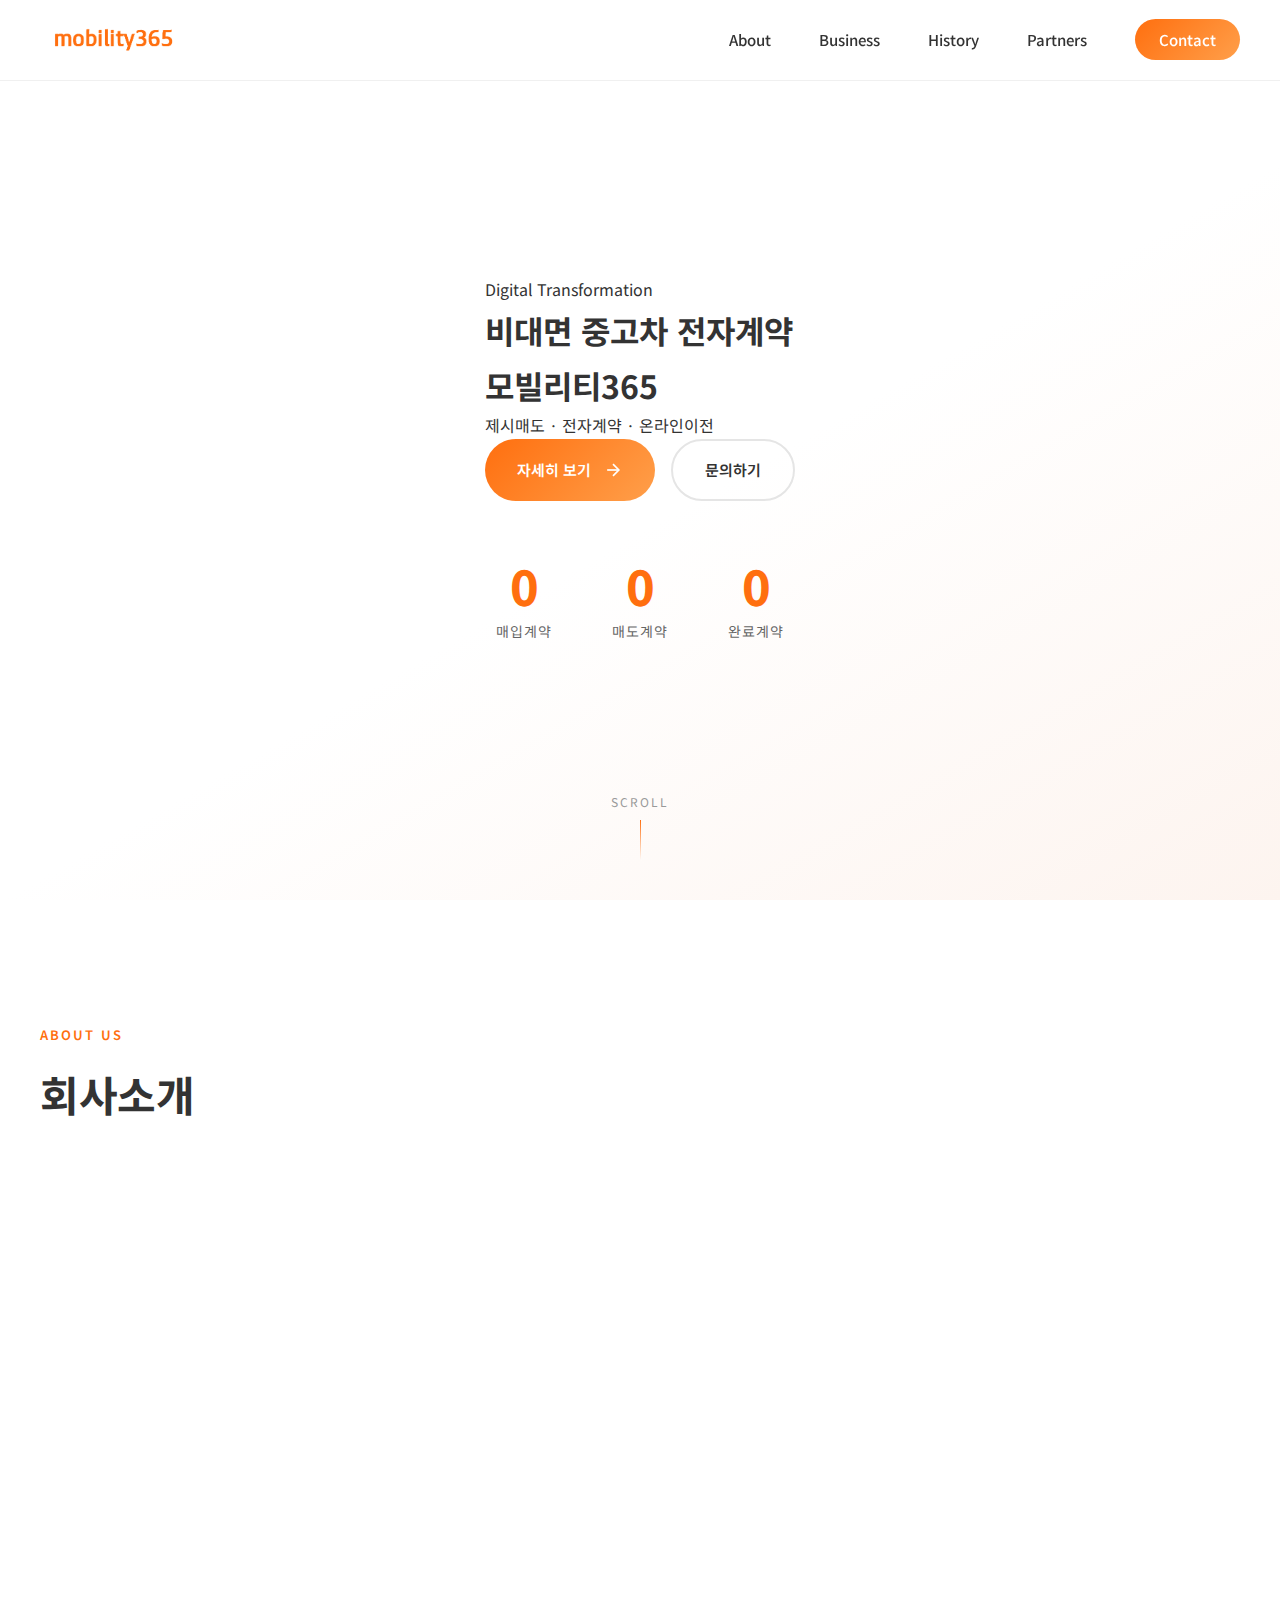
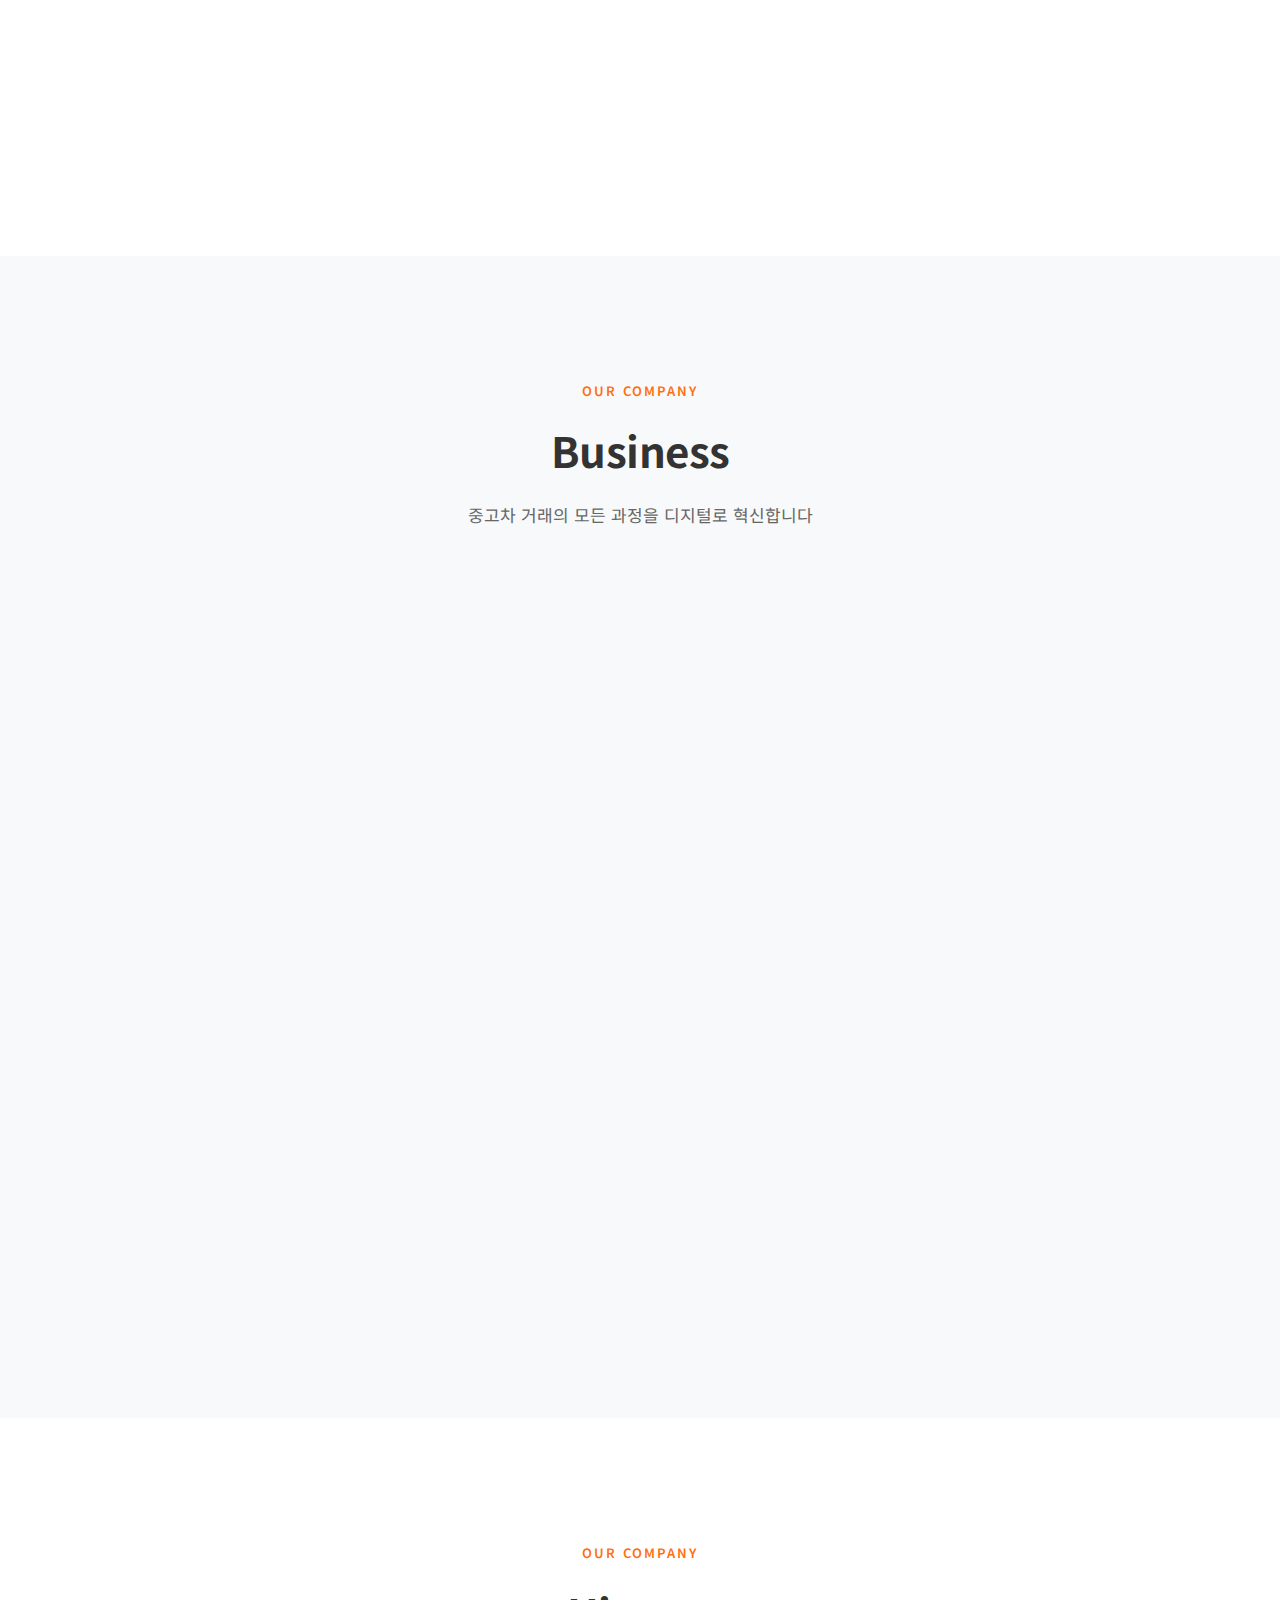
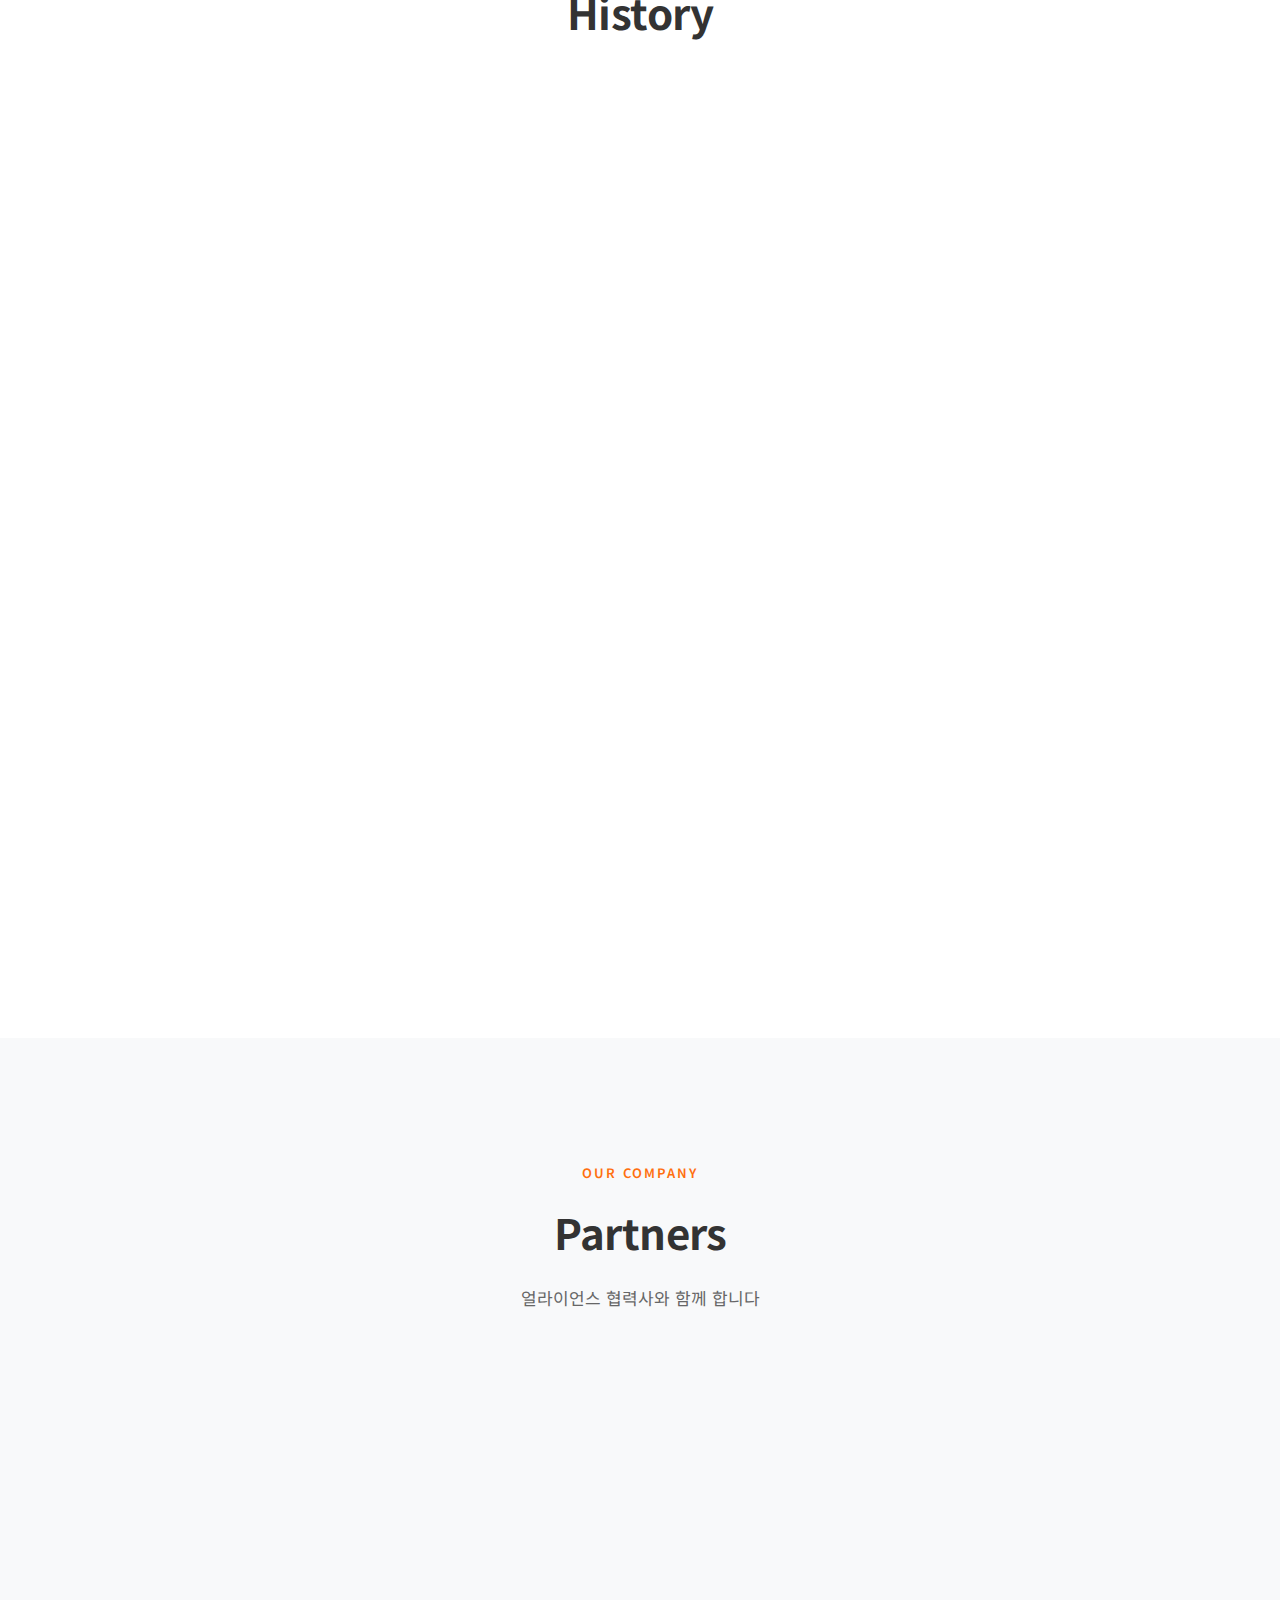
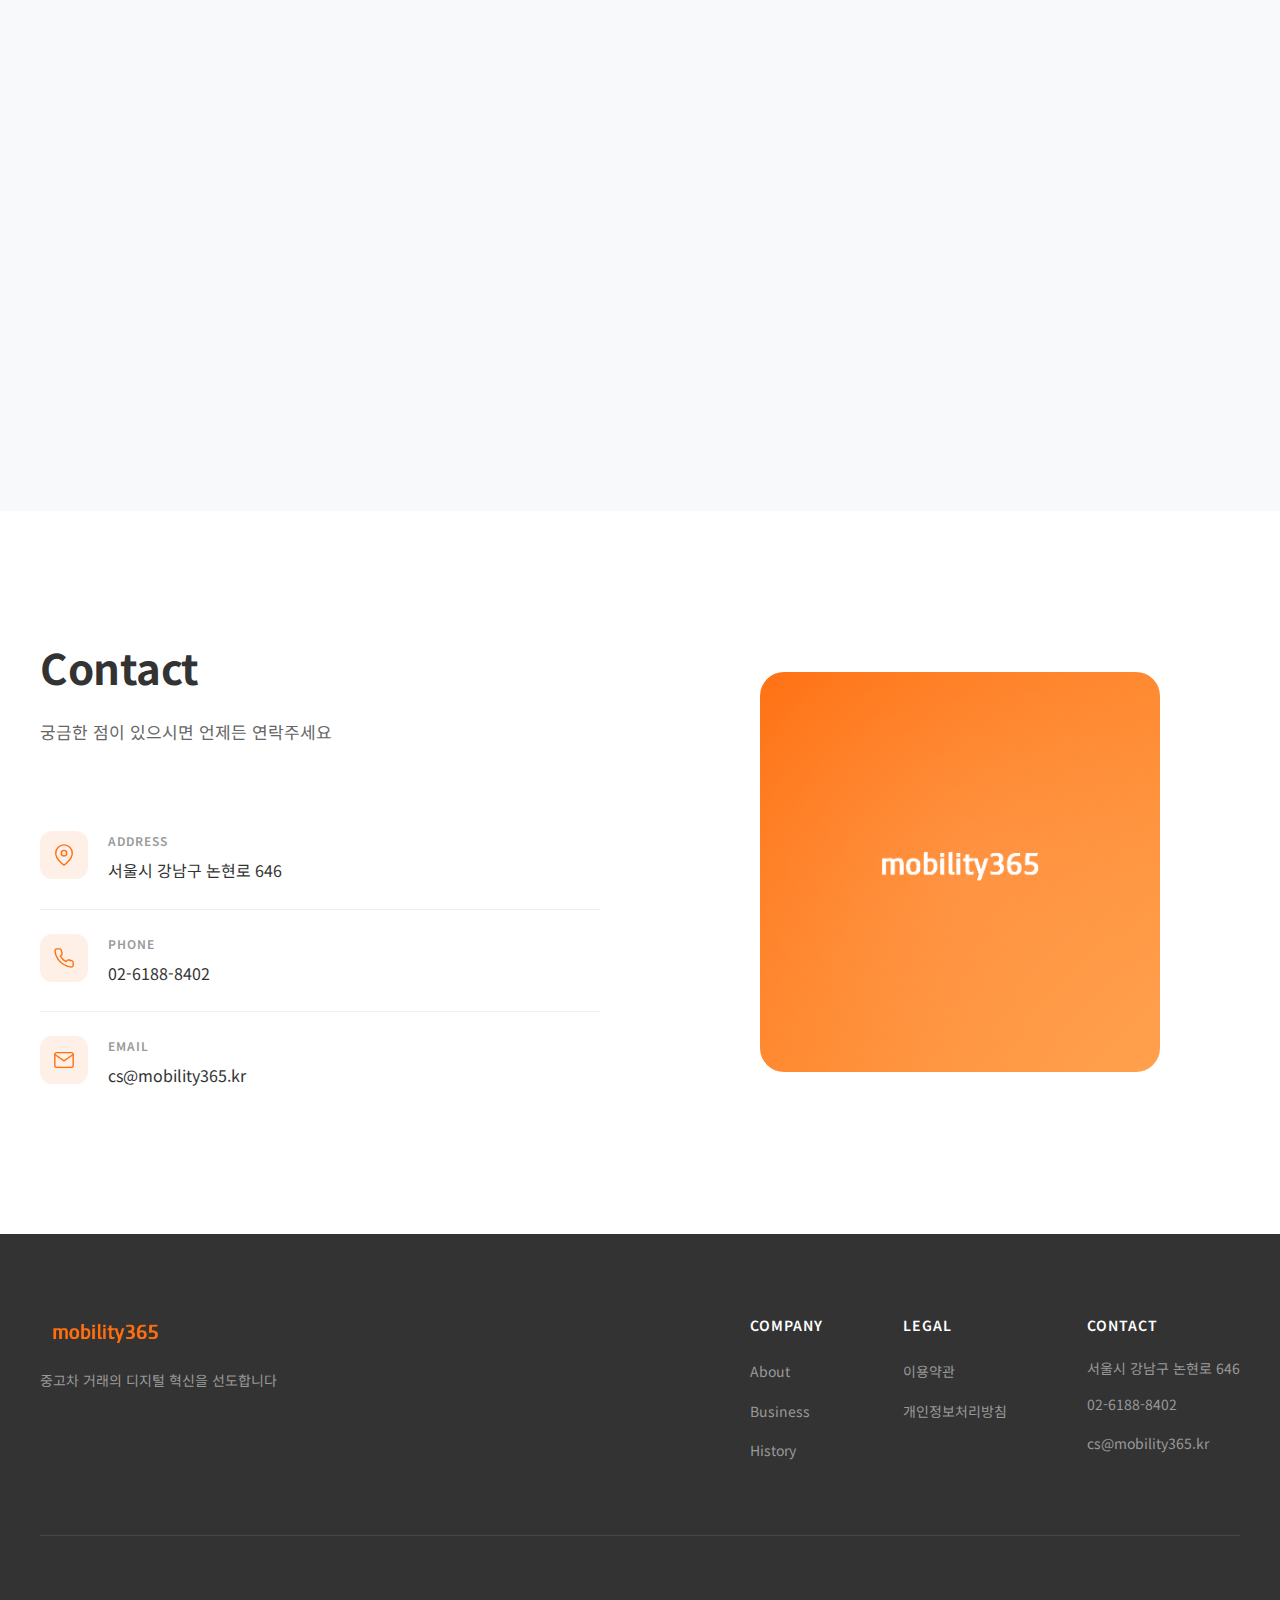
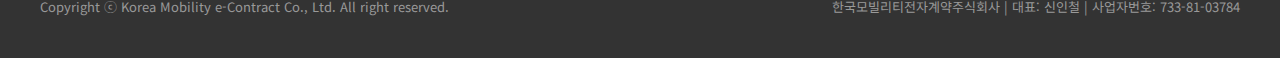
<file: index.html>
<!DOCTYPE html>
<html lang="ko">
<head>
    <meta charset="UTF-8">
    <meta name="viewport" content="width=device-width, initial-scale=1.0">
    <title>mobility365 | 한국모빌리티전자계약</title>
    <link rel="stylesheet" href="css/style.css?v=101">
    <link href="https://fonts.googleapis.com/css2?family=Noto+Sans+KR:wght@300;400;500;600;700;800&display=swap" rel="stylesheet">
</head>
<body>
    <!-- Header -->
    <header class="header">
        <div class="container">
            <div class="logo">
                <img src="images/logo.png" alt="mobility365">
            </div>
            <nav class="nav">
                <ul>
                    <li><a href="#about">About</a></li>
                    <li><a href="#business">Business</a></li>
                    <li><a href="#history">History</a></li>
                    <li><a href="#partners">Partners</a></li>
                    <li><a href="#contact" class="nav-contact">Contact</a></li>
                </ul>
            </nav>
            <button class="mobile-menu-btn" aria-label="메뉴">
                <span></span>
                <span></span>
                <span></span>
            </button>
        </div>
    </header>

    <!-- Hero Section -->
    <section class="hero">
        <div class="hero-bg"></div>
        <div class="container">
            <div class="hero-content">
                <span class="hero-badge">Digital Transformation</span>
                <h1><span class="hero-subtitle">비대면 중고차 전자계약</span><br><span class="gradient-text">모빌리티365</span></h1>
                <p class="hero-desc">제시매도 · 전자계약 · 온라인이전</p>
                <div class="hero-buttons">
                    <a href="#about" class="btn-primary">
                        <span>자세히 보기</span>
                        <svg viewBox="0 0 24 24" fill="none" stroke="currentColor" stroke-width="2">
                            <line x1="5" y1="12" x2="19" y2="12"></line>
                            <polyline points="12 5 19 12 12 19"></polyline>
                        </svg>
                    </a>
                    <a href="#contact" class="btn-secondary">문의하기</a>
                </div>
            </div>
            <div class="hero-stats">
                <div class="stat-item">
                    <span class="stat-number" data-count="365">0</span>
                    <span class="stat-label">매입계약</span>
                </div>
                <div class="stat-item">
                    <span class="stat-number" data-count="224">0</span>
                    <span class="stat-label">매도계약</span>
                </div>
                <div class="stat-item">
                    <span class="stat-number" data-count="589">0</span>
                    <span class="stat-label">완료계약</span>
                </div>
            </div>
        </div>
        <div class="scroll-indicator">
            <span>Scroll</span>
            <div class="scroll-line"></div>
        </div>
    </section>

    <!-- About Section -->
    <section id="about" class="section about">
        <div class="container">
            <div class="section-header">
                <span class="section-label">About Us</span>
                <h2 class="section-title">회사소개</h2>
            </div>
            <div class="about-content">
                <div class="about-text">
                    <div class="about-card">
                        <div class="about-card-accent"></div>
                        <p class="highlight">
                            한국모빌리티전자계약은 포시에스의 자회사로<br>
                            중고차 전자계약 · 제시매도 구축 사업을 통해<br>
                            중고차 시장의 디지털 전환을 함께 합니다.
                        </p>
                        <p class="desc">
                            기존의 오프라인 종이계약과 복잡한 행정 절차를 자동화된 전자 계약 방식으로 전환하여,
                            거래의 안전성과 신뢰성을 높이고 비용 부담을 줄이는 혁신적인 비대면 중고차 거래 시스템을 제공합니다.
                        </p>
                    </div>
                </div>
                <div class="company-info">
                    <div class="info-card">
                        <h3>
                            <span class="info-icon">
                                <svg viewBox="0 0 24 24" fill="none" stroke="currentColor" stroke-width="2">
                                    <path d="M20 21v-2a4 4 0 0 0-4-4H8a4 4 0 0 0-4 4v2"></path>
                                    <circle cx="12" cy="7" r="4"></circle>
                                </svg>
                            </span>
                            기본정보
                        </h3>
                        <table>
                            <tr>
                                <th>상호</th>
                                <td>한국모빌리티전자계약주식회사</td>
                            </tr>
                            <tr>
                                <th>주소</th>
                                <td>서울시 강남구 논현로 646</td>
                            </tr>
                            <tr>
                                <th>대표</th>
                                <td>신인철</td>
                            </tr>
                            <tr>
                                <th>설립일</th>
                                <td>2025.09.11</td>
                            </tr>
                            <tr>
                                <th>사업자번호</th>
                                <td>733-81-03784</td>
                            </tr>
                            <tr>
                                <th>메일</th>
                                <td><a href="mailto:cs@mobility365.kr">cs@mobility365.kr</a></td>
                            </tr>
                            <tr>
                                <th>주요사업</th>
                                <td>자동차 전자계약 서비스, 소프트웨어 개발·공급, 빅데이터 제공, 컨설팅, 플랫폼 운영, 중고차매매업(예정) 등</td>
                            </tr>
                        </table>
                    </div>
                </div>
            </div>
        </div>
    </section>

    <!-- Business Section -->
    <section id="business" class="section business">
        <div class="container">
            <div class="section-header center">
                <span class="section-label">OUR COMPANY</span>
                <h2 class="section-title">Business</h2>
                <p class="section-desc">중고차 거래의 모든 과정을 디지털로 혁신합니다</p>
            </div>
            <div class="business-grid">
                <div class="business-card" data-aos="fade-up">
                    <div class="card-number">01</div>
                    <div class="business-icon">
                        <svg viewBox="0 0 24 24" fill="none" stroke="currentColor" stroke-width="1.5">
                            <path d="M14 2H6a2 2 0 0 0-2 2v16a2 2 0 0 0 2 2h12a2 2 0 0 0 2-2V8z"></path>
                            <polyline points="14 2 14 8 20 8"></polyline>
                            <line x1="16" y1="13" x2="8" y2="13"></line>
                            <line x1="16" y1="17" x2="8" y2="17"></line>
                        </svg>
                    </div>
                    <h3>신제시매도</h3>
                    <ul>
                        <li>제시매도 시스템</li>
                        <li>전자계약 시스템</li>
                        <li>온라인 이전 시스템</li>
                        <li>딜러 전용 앱 연동</li>
                    </ul>
                </div>

                <div class="business-card" data-aos="fade-up" data-aos-delay="100">
                    <div class="card-number">02</div>
                    <div class="business-icon">
                        <svg viewBox="0 0 24 24" fill="none" stroke="currentColor" stroke-width="1.5">
                            <path d="M12 22s8-4 8-10V5l-8-3-8 3v7c0 6 8 10 8 10z"></path>
                            <polyline points="9 12 12 15 16 10"></polyline>
                        </svg>
                    </div>
                    <h3>전자계약</h3>
                    <ul>
                        <li>매입·매도 계약</li>
                        <li>작성/전송/인증/서명/보관</li>
                        <li>문서 위·변조 방지</li>
                        <li>딜러 전용 앱 연동</li>
                    </ul>
                </div>

                <div class="business-card" data-aos="fade-up" data-aos-delay="200">
                    <div class="card-number">03</div>
                    <div class="business-icon">
                        <svg viewBox="0 0 24 24" fill="none" stroke="currentColor" stroke-width="1.5">
                            <path d="M16 4h2a2 2 0 0 1 2 2v14a2 2 0 0 1-2 2H6a2 2 0 0 1-2-2V6a2 2 0 0 1 2-2h2"></path>
                            <rect x="8" y="2" width="8" height="4" rx="1" ry="1"></rect>
                            <polyline points="9 14 12 17 16 11"></polyline>
                        </svg>
                    </div>
                    <h3>온라인이전</h3>
                    <ul>
                        <li>매입 이전</li>
                        <li>매도 이전</li>
                        <li>취등록세 감면 신청</li>
                        <li>딜러 전용 앱 연동</li>
                    </ul>
                </div>

                <div class="business-card" data-aos="fade-up" data-aos-delay="300">
                    <div class="card-number">04</div>
                    <div class="business-icon">
                        <svg viewBox="0 0 24 24" fill="none" stroke="currentColor" stroke-width="1.5">
                            <circle cx="11" cy="11" r="8"></circle>
                            <line x1="21" y1="21" x2="16.65" y2="16.65"></line>
                        </svg>
                    </div>
                    <h3>차량정보조회</h3>
                    <ul>
                        <li>원부/사양 조회</li>
                        <li>사고이력 조회</li>
                        <li>압류/설정 조회 및 해지</li>
                        <li>맞춤형 통계 정보</li>
                    </ul>
                </div>

                <div class="business-card" data-aos="fade-up" data-aos-delay="400">
                    <div class="card-number">05</div>
                    <div class="business-icon">
                        <svg viewBox="0 0 24 24" fill="none" stroke="currentColor" stroke-width="1.5">
                            <circle cx="9" cy="21" r="1"></circle>
                            <circle cx="20" cy="21" r="1"></circle>
                            <path d="M1 1h4l2.68 13.39a2 2 0 0 0 2 1.61h9.72a2 2 0 0 0 2-1.61L23 6H6"></path>
                        </svg>
                    </div>
                    <h3>매입·판매</h3>
                    <ul>
                        <li>경매 입찰/출품</li>
                        <li>매물 공유/광고</li>
                        <li>수출/폐차/탁송/진단 연계</li>
                        <li>제휴사 연동</li>
                    </ul>
                </div>

                <div class="business-card" data-aos="fade-up" data-aos-delay="500">
                    <div class="card-number">06</div>
                    <div class="business-icon">
                        <svg viewBox="0 0 24 24" fill="none" stroke="currentColor" stroke-width="1.5">
                            <rect x="1" y="4" width="22" height="16" rx="2" ry="2"></rect>
                            <line x1="1" y1="10" x2="23" y2="10"></line>
                        </svg>
                    </div>
                    <h3>금융·보험</h3>
                    <ul>
                        <li>데이터 기반</li>
                        <li>차량관련 정보 연계</li>
                        <li>다이렉트 대출/보험</li>
                        <li>제휴사 연동</li>
                    </ul>
                </div>
            </div>
        </div>
    </section>

    <!-- Profile Section -->
    <section id="history" class="section profile">
        <div class="container">
            <div class="section-header center">
                <span class="section-label">OUR COMPANY</span>
                <h2 class="section-title">History</h2>
            </div>
            <div class="profile-grid">
                <!-- 자회사 프로필 -->
                <div class="profile-card primary">
                    <div class="profile-header">
                        <!-- <div class="profile-badge">자회사</div> -->
                        <div class="profile-title">
                            <h3>한국모빌리티전자계약(주)</h3>
                            <!-- <p class="ceo-info">
                                <span class="ceo-label">CEO</span>
                                <span class="ceo-name">신인철</span>
                            </p> -->
                        </div>
                    </div>
                    <div class="profile-body">
                        <div class="career-section">
                            <h4>
                                <span class="career-icon project"></span>
                                주요 연혁
                            </h4>
                            <ul>
                                <li><span class="yearmm">2026.01</span><span class="career-text">대전/서서울/강서/대구연합/울산국민차/강원조합 제휴협의</span></li>                                                             
                                <li><span class="yearmm"></span><span class="career-text">금융사 업무협의</span></li>   
                                <li><span class="yearmm"></span><span class="career-text">한국·전국연합회 시스템 연동 업무 협의</span></li>   
                          
                                <li class="year-group"><span class="yearmm">2025.12</span><span class="career-text">충북/부산자동차매매사업조합 업무 협의</span></li>                          
                                <li><span class="yearmm"></span><span class="career-text">한국·전국자동차매매사업조합연합회 업무 협의</span></li>                                
                                <li><span class="yearmm">11</span><span class="career-text">(사)충남자동차매매사업조합 업무협약 체결</span></li>
                                <li><span class="yearmm"></span><span class="career-text">충남조합 회원 상사 대표/사원 대상 교육</span></li>
                                <li><span class="yearmm">10</span><span class="career-text">한국교통안전공단(TS) 업무 협의</span></li>                                 
                                <li><span class="yearmm">09</span><span class="career-text">한국모빌리티전자계약 주식회사 설립</span></li>         
                                <li><span class="yearmm">05</span><span class="career-text">KT mobility365 얼라이언스 업무제휴 협약식 개최</span></li>     
                                <li><span class="yearmm">04</span><span class="career-text">주식회사 모빌리티전자계약 설립</span></li>     
                                <li class="year-group"><span class="yearmm">2024.10</span><span class="career-text">KT 전자계약 사업 킥오프</span></li>                       
                                <li><span class="yearmm">02</span><span class="career-text">KT 전자계약 사업 추진</span></li>
                            </ul>
                        </div>
                    </div>
                </div>

                <!-- 모회사 프로필 -->
                <!-- <div class="profile-card primary">
                    <div class="profile-header">
                        <div class="profile-badge primary">모회사</div>
                        <div class="profile-title">
                            <h3>(주)포시에스</h3>
                            <p class="ceo-info">
                                <span class="ceo-label">CEO</span>
                                <span class="ceo-name">박미경</span>
                            </p>
                        </div>
                    </div>
                    <div class="profile-body">
                        <div class="career-section">
                            <h4>
                                <span class="career-icon"></span>
                                현직
                            </h4>
                            <ul class="position-list">
                                <li>포시에스 대표이사</li>
                                <li>코스닥협회 부회장</li>
                                <li>한국소프트웨어산업협회 이사</li>
                                <li>서울시여성가족재단 이사</li>
                                <li>한국인터넷진흥원 비상임이사</li>
                            </ul>
                        </div>
                        <div class="career-section">
                            <h4>
                                <span class="career-icon"></span>
                                전직
                            </h4>
                            <ul class="position-list">
                                <li>한국디지털문서플랫폼협회 제7대 회장</li>
                                <li>한국여성벤처협회 제11대 회장</li>
                            </ul>
                        </div>
                        <div class="career-section">
                            <h4>
                                <span class="career-icon award"></span>
                                수상 내역
                            </h4>
                            <ul>
                                <li><span class="year">2025</span><span class="career-text">일자리창출, 고용노동부장관상</span></li>
                                <li><span class="year">2025</span><span class="career-text">중소기업기술마켓 우수기술 최우수상</span></li>
                                <li><span class="year">2024</span><span class="career-text">자랑스런한국인대상 경제부문 대상</span></li>
                                <li><span class="year">2024</span><span class="career-text">자랑스런여성벤처기업인 국세청장상</span></li>
                                <li><span class="year">2021</span><span class="career-text">소프트웨어산업발전 유공 산업포장</span></li>
                                <li><span class="year">2020</span><span class="career-text">국가 SW R&D 과제 정보통신기획평가원장상</span></li>
                                <li><span class="year">2016</span><span class="career-text">중소기업인대회 모범기업인부문 대통령표창</span></li>
                                <li><span class="year">2013</span><span class="career-text">여성벤처유공자 미래창조과학부장관표창</span></li>
                                <li><span class="year">2012</span><span class="career-text">중소기업유공자 중소기업청장표창</span></li>
                            </ul>
                        </div>
                    </div>
                </div>
            </div> -->
        </div>
    </section>

    <!-- Partners Section -->
    <section id="partners" class="section partners">
        <div class="container">
            <div class="section-header center">
                <span class="section-label">OUR COMPANY</span>
                <h2 class="section-title">Partners</h2>
                <p class="section-desc">얼라이언스 협력사와 함께 합니다</p>
            </div>
            <div class="partners-grid">
                <!-- 1행: 통신, 전자문서, 통신운영 -->
                <div class="partner-card">
                    <div class="partner-logo">
                        <img src="images/partners/kt.png" alt="KT">
                    </div>
                    <span class="partner-category">통신</span>
                    <h4>케이티</h4>
                </div>
                <div class="partner-card">
                    <div class="partner-logo">
                        <img src="images/partners/forcs.png" alt="FORCS">
                    </div>
                    <span class="partner-category">전자문서</span>
                    <h4>포시에스</h4>
                </div>
                <div class="partner-card">
                    <div class="partner-logo">
                        <img src="images/partners/jininfra.png" alt="JIN INFRA">
                    </div>
                    <span class="partner-category">통신운영</span>
                    <h4>진인프라</h4>
                </div>

                <!-- 2행: 보험, 금융, 금융 -->
                <div class="partner-card">
                    <div class="partner-logo">
                        <img src="images/partners/db.png" alt="DB손해보험">
                    </div>
                    <span class="partner-category">보험</span>
                    <h4>DB손해보험</h4>
                </div>
                <div class="partner-card">
                    <div class="partner-logo">
                        <img src="images/partners/shinhan.png" alt="신한카드">
                    </div>
                    <span class="partner-category">금융</span>
                    <h4>신한카드</h4>
                </div>
                <div class="partner-card">
                    <div class="partner-logo">
                        <img src="images/partners/meritz.png" alt="메리츠캐피탈">
                    </div>
                    <span class="partner-category">금융</span>
                    <h4>메리츠캐피탈</h4>
                </div>

                <!-- 3행: 이전, 조합전산, 조합전산 -->
                <div class="partner-card">
                    <div class="partner-logo">
                        <img src="images/partners/carbang.png" alt="카방">
                    </div>
                    <span class="partner-category">이전</span>
                    <h4>카방</h4>
                </div>
                <div class="partner-card">
                    <div class="partner-logo">
                        <img src="images/partners/aton.png" alt="아톤모빌리티">
                    </div>
                    <span class="partner-category">조합전산</span>
                    <h4>아톤모빌리티</h4>
                </div>
                <div class="partner-card">
                    <div class="partner-logo">
                        <img src="images/partners/eminc.png" alt="이엠아이앤씨">
                    </div>
                    <span class="partner-category">조합전산</span>
                    <h4>이엠아이앤씨</h4>
                </div>
            </div>
        </div>
    </section>

    <!-- Contact Section -->
    <section id="contact" class="section contact">
        <div class="container">
            <div class="contact-wrapper">
                <div class="contact-info">
                    <div class="section-header">
                        <!-- <span class="section-label">Get in Touch</span> -->
                        <h2 class="section-title">Contact</h2>
                        <p class="section-desc">궁금한 점이 있으시면 언제든 연락주세요</p>
                    </div>
                    <div class="contact-items">
                        <div class="contact-item">
                            <div class="contact-icon">
                                <svg viewBox="0 0 24 24" fill="none" stroke="currentColor" stroke-width="1.5">
                                    <path d="M21 10c0 7-9 13-9 13s-9-6-9-13a9 9 0 0 1 18 0z"></path>
                                    <circle cx="12" cy="10" r="3"></circle>
                                </svg>
                            </div>
                            <div class="contact-text">
                                <h4>Address</h4>
                                <p>서울시 강남구 논현로 646</p>
                            </div>
                        </div>
                        <div class="contact-item">
                            <div class="contact-icon">
                                <svg viewBox="0 0 24 24" fill="none" stroke="currentColor" stroke-width="1.5">
                                    <path d="M22 16.92v3a2 2 0 0 1-2.18 2 19.79 19.79 0 0 1-8.63-3.07 19.5 19.5 0 0 1-6-6 19.79 19.79 0 0 1-3.07-8.67A2 2 0 0 1 4.11 2h3a2 2 0 0 1 2 1.72 12.84 12.84 0 0 0 .7 2.81 2 2 0 0 1-.45 2.11L8.09 9.91a16 16 0 0 0 6 6l1.27-1.27a2 2 0 0 1 2.11-.45 12.84 12.84 0 0 0 2.81.7A2 2 0 0 1 22 16.92z"></path>
                                </svg>
                            </div>
                            <div class="contact-text">
                                <h4>Phone</h4>
                                <p><a href="tel:02-6188-8402">02-6188-8402</a></p>
                            </div>
                        </div>
                        <div class="contact-item">
                            <div class="contact-icon">
                                <svg viewBox="0 0 24 24" fill="none" stroke="currentColor" stroke-width="1.5">
                                    <path d="M4 4h16c1.1 0 2 .9 2 2v12c0 1.1-.9 2-2 2H4c-1.1 0-2-.9-2-2V6c0-1.1.9-2 2-2z"></path>
                                    <polyline points="22,6 12,13 2,6"></polyline>
                                </svg>
                            </div>
                            <div class="contact-text">
                                <h4>Email</h4>
                                <p><a href="mailto:cs@mobility365.kr">cs@mobility365.kr</a></p>
                            </div>
                        </div>
                    </div>
                </div>
                <div class="contact-visual">
                    <div class="visual-card">
                        <div class="visual-content">
                            <img src="images/logo.png" alt="mobility365">
                            <!-- <p>비대면 중고차 전자계약</p> -->
                        </div>
                    </div>
                </div>
            </div>
        </div>
    </section>

    <!-- Footer -->
    <footer class="footer">
        <div class="container">
            <div class="footer-content">
                <div class="footer-brand">
                    <img src="images/logo.png" alt="mobility365">
                    <p>중고차 거래의 디지털 혁신을 선도합니다</p>
                </div>
                <div class="footer-links">
                    <div class="footer-col">
                        <h4>Company</h4>
                        <ul>
                            <li><a href="#about">About</a></li>
                            <li><a href="#business">Business</a></li>
                            <li><a href="#history">History</a></li>
                        </ul>
                    </div>
                    <div class="footer-col">
                        <h4>Legal</h4>
                        <ul>
                            <li><a href="terms.html">이용약관</a></li>
                            <li><a href="privacy.html">개인정보처리방침</a></li>
                            <!-- <li><a href="consent.html">이용동의서</a></li> -->
                        </ul>
                    </div>
                    <div class="footer-col">
                        <h4>Contact</h4>
                        <ul>
                            <li>서울시 강남구 논현로 646</li>
                            <li>02-6188-8402</li>
                            <li><a href="mailto:cs@mobility365.kr">cs@mobility365.kr</a></li>
                        </ul>
                    </div>
                </div>
            </div>
            <div class="footer-bottom">
                <p>Copyright ⓒ Korea Mobility e-Contract Co., Ltd. All right reserved.</p>
                <p>한국모빌리티전자계약주식회사 | 대표: 신인철 | 사업자번호: 733-81-03784</p>
            </div>
        </div>
    </footer>

    <script src="js/script.js"></script>
</body>
</html>
</file>
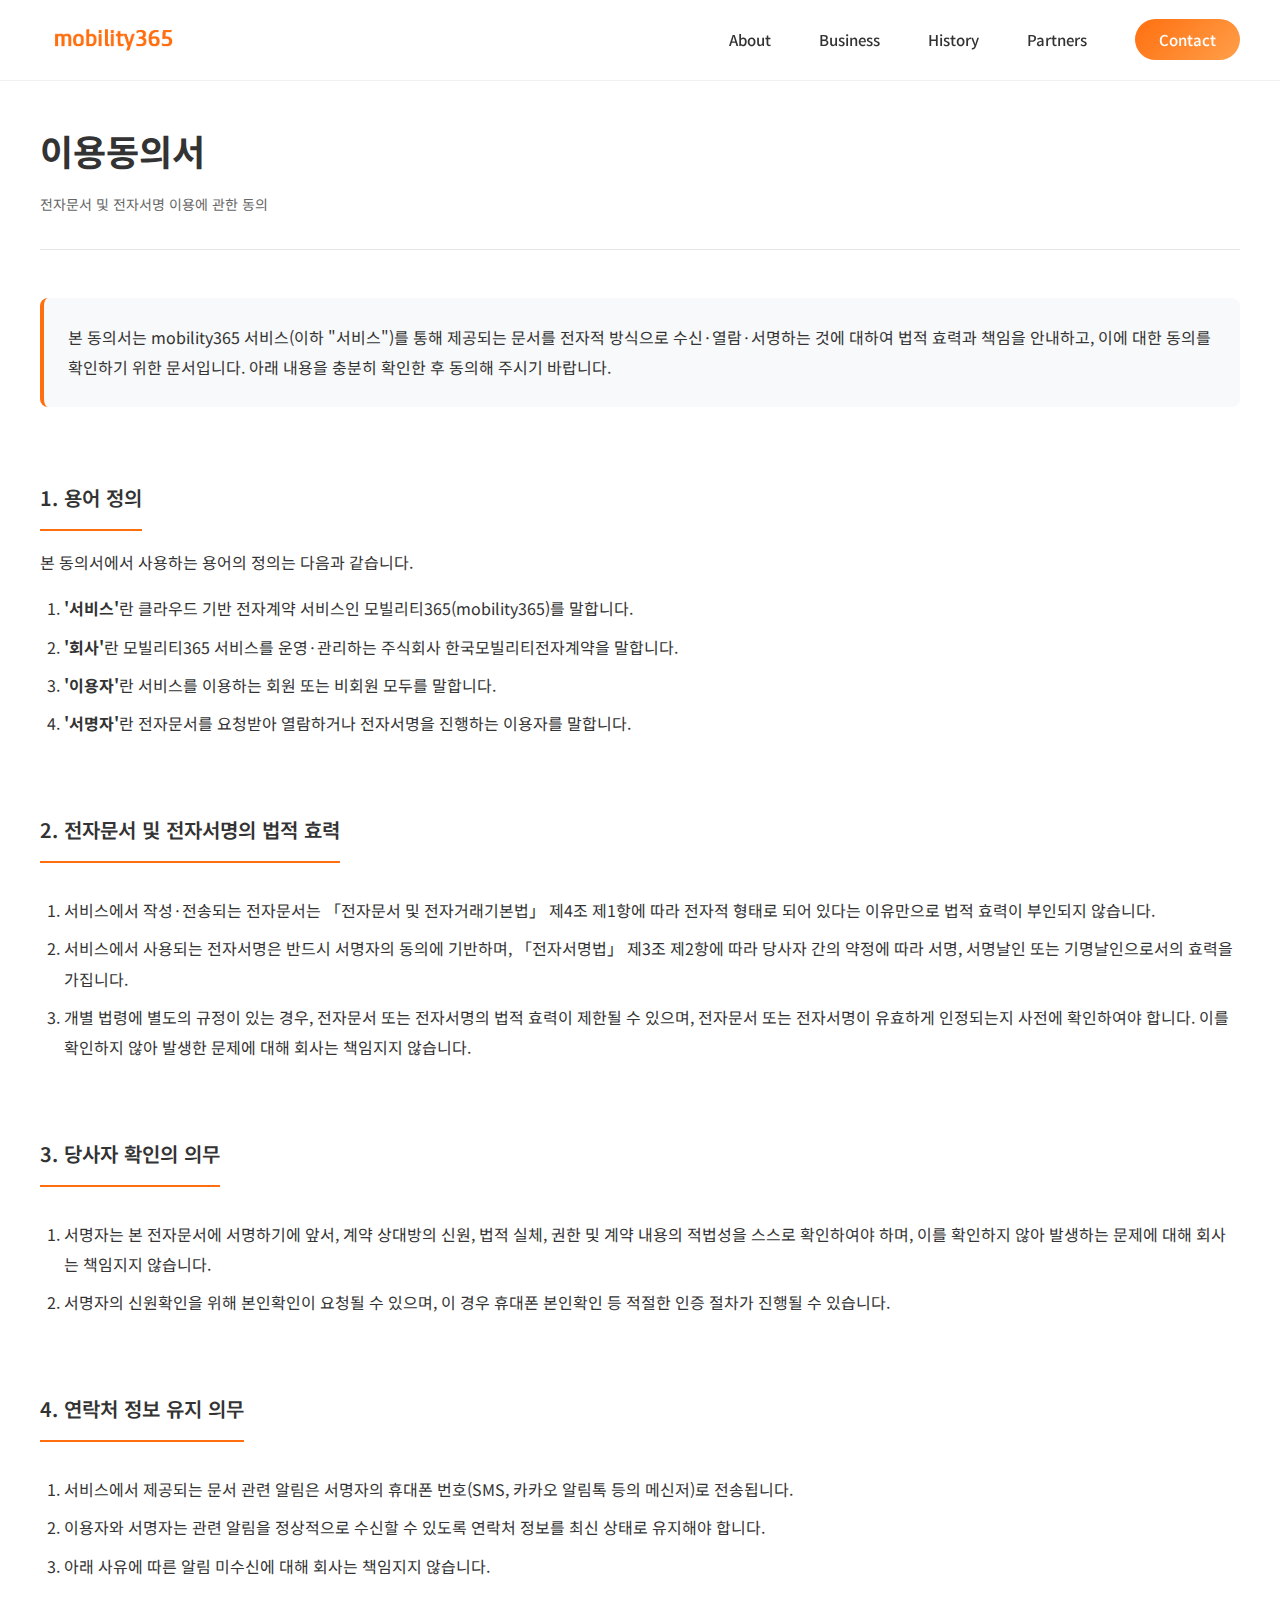
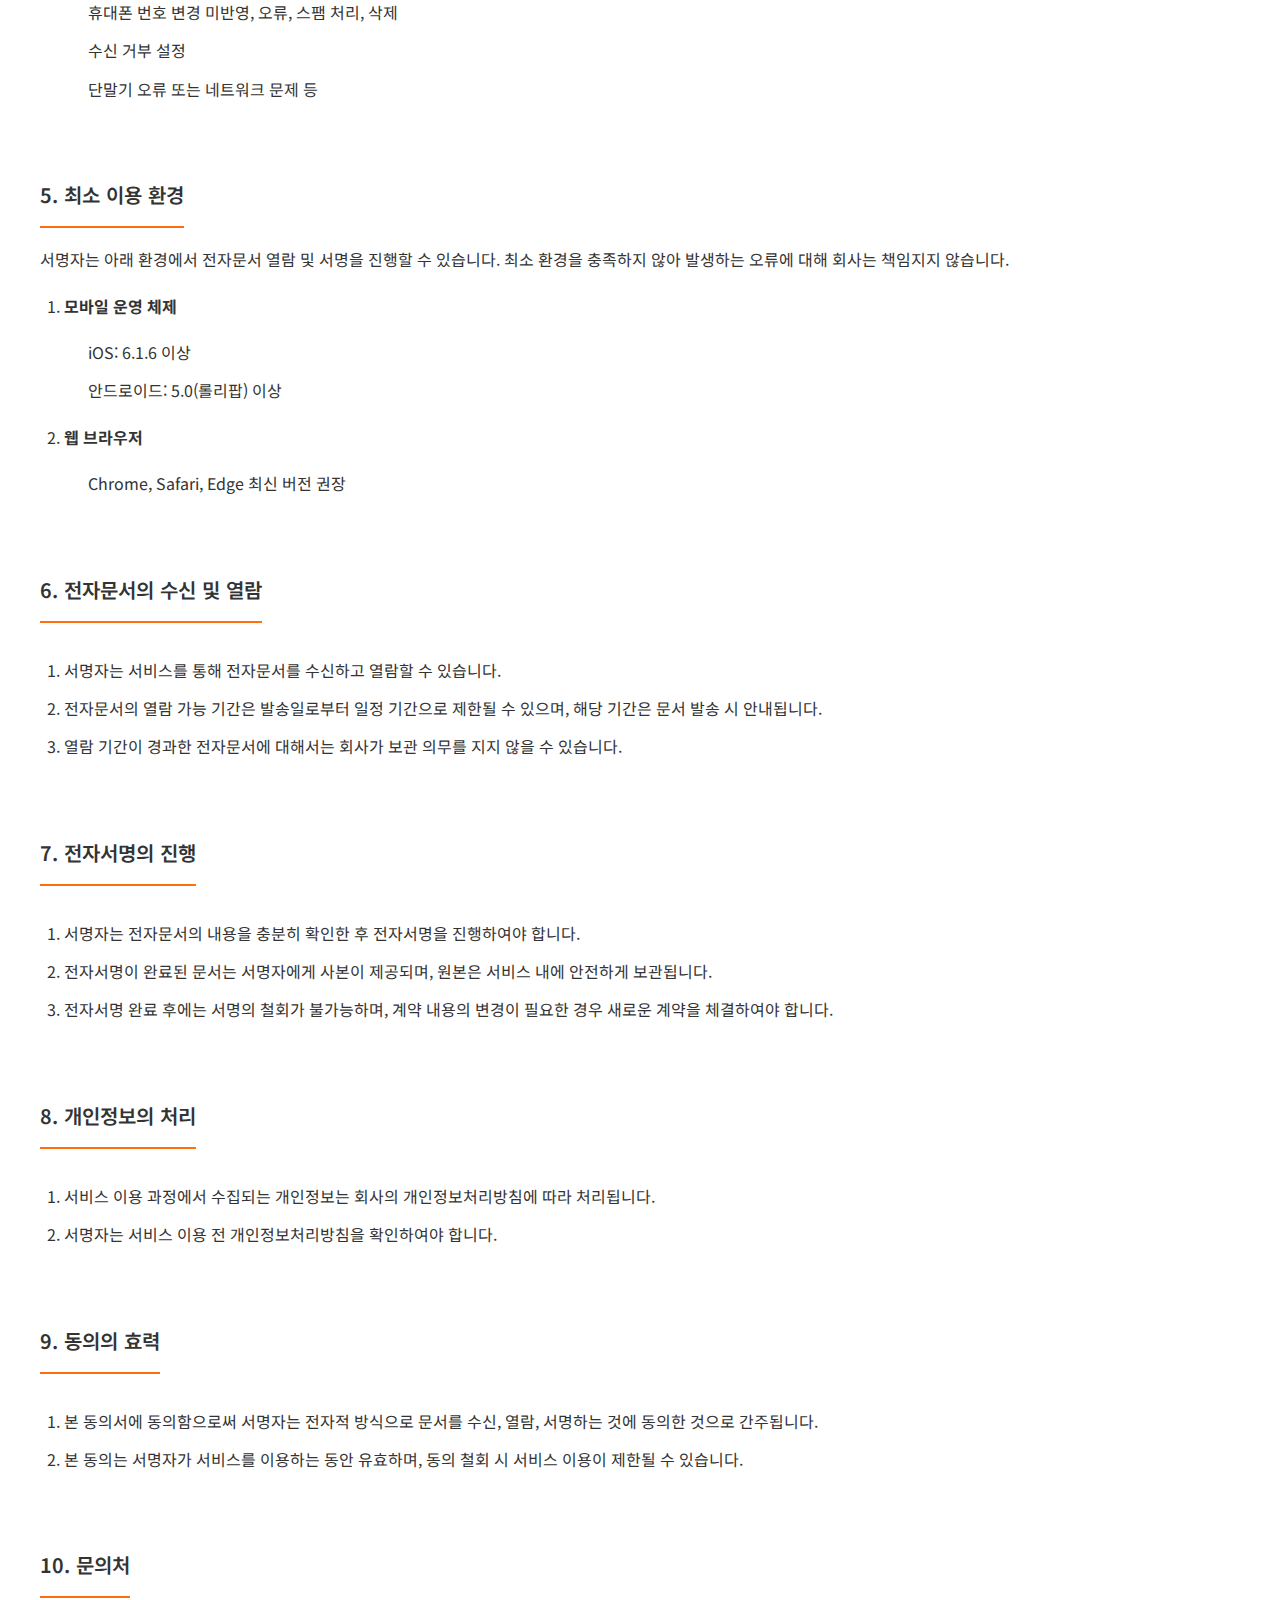
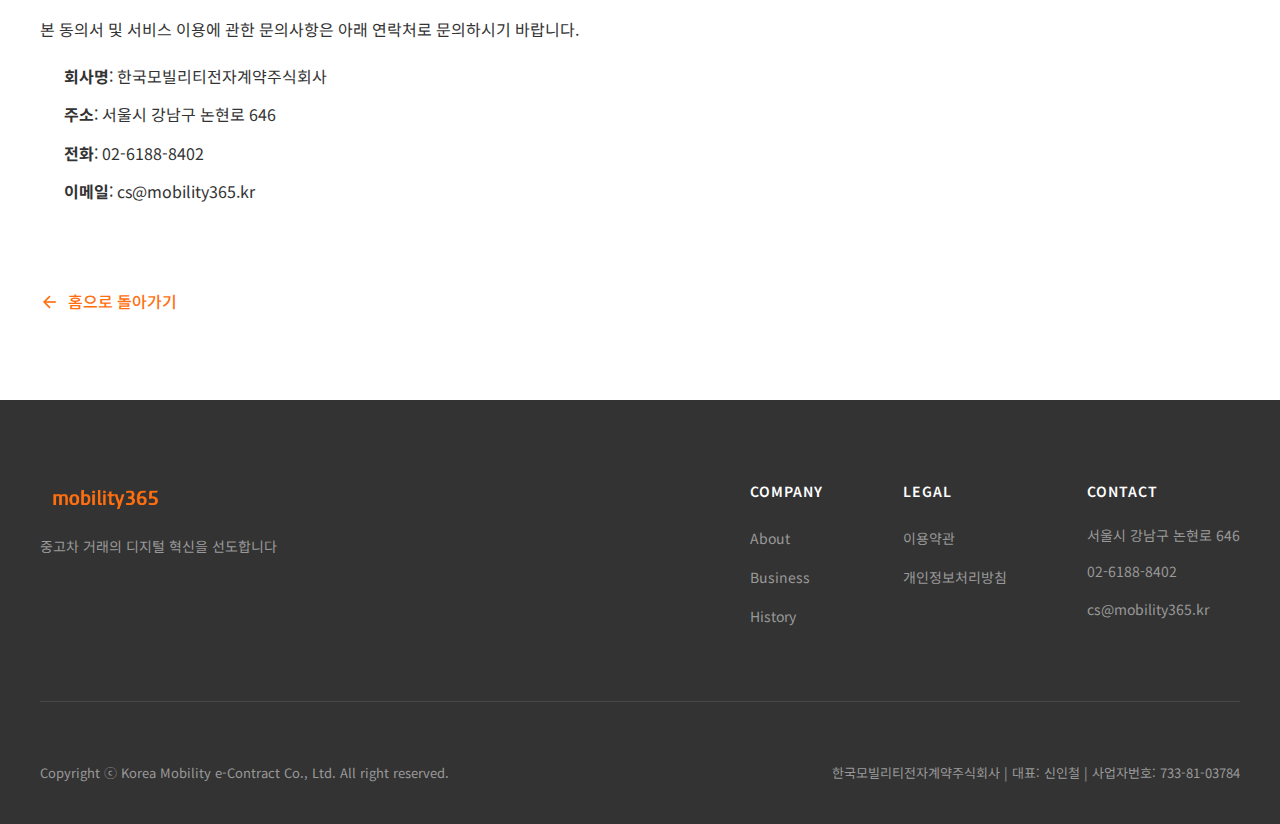
<file: consent.html>
<!DOCTYPE html>
<html lang="ko">
<head>
    <meta charset="UTF-8">
    <meta name="viewport" content="width=device-width, initial-scale=1.0">
    <title>이용동의서 | mobility365</title>
    <link rel="stylesheet" href="css/style.css">
    <link rel="stylesheet" href="css/legal.css">
    <link href="https://fonts.googleapis.com/css2?family=Noto+Sans+KR:wght@300;400;500;600;700;800&display=swap" rel="stylesheet">
</head>
<body>
    <!-- Header -->
    <header class="header">
        <div class="container">
            <div class="logo">
                <a href="index.html"><img src="images/logo.png" alt="mobility365"></a>
            </div>
            <nav class="nav">
                <ul>
                    <li><a href="index.html#about">About</a></li>
                    <li><a href="index.html#business">Business</a></li>
                    <li><a href="index.html#history">History</a></li>
                    <li><a href="index.html#partners">Partners</a></li>
                    <li><a href="index.html#contact" class="nav-contact">Contact</a></li>
                </ul>
            </nav>
            <button class="mobile-menu-btn" aria-label="메뉴">
                <span></span>
                <span></span>
                <span></span>
            </button>
        </div>
    </header>

    <!-- Legal Content -->
    <section class="legal-page">
        <div class="container">
            <div class="legal-header">
                <h1>이용동의서</h1>
                <p>전자문서 및 전자서명 이용에 관한 동의</p>
            </div>
            <div class="legal-content">
                <div class="intro-box">
                    <p>본 동의서는 mobility365 서비스(이하 "서비스")를 통해 제공되는 문서를 전자적 방식으로 수신·열람·서명하는 것에 대하여 법적 효력과 책임을 안내하고, 이에 대한 동의를 확인하기 위한 문서입니다. 아래 내용을 충분히 확인한 후 동의해 주시기 바랍니다.</p>
                </div>

                <div class="article">
                    <h2>1. 용어 정의</h2>
                    <p>본 동의서에서 사용하는 용어의 정의는 다음과 같습니다.</p>
                    <ol>
                        <li><strong>'서비스'</strong>란 클라우드 기반 전자계약 서비스인 모빌리티365(mobility365)를 말합니다.</li>
                        <li><strong>'회사'</strong>란 모빌리티365 서비스를 운영·관리하는 주식회사 한국모빌리티전자계약을 말합니다.</li>
                        <li><strong>'이용자'</strong>란 서비스를 이용하는 회원 또는 비회원 모두를 말합니다.</li>
                        <li><strong>'서명자'</strong>란 전자문서를 요청받아 열람하거나 전자서명을 진행하는 이용자를 말합니다.</li>
                    </ol>
                </div>

                <div class="article">
                    <h2>2. 전자문서 및 전자서명의 법적 효력</h2>
                    <ol>
                        <li>서비스에서 작성·전송되는 전자문서는 「전자문서 및 전자거래기본법」 제4조 제1항에 따라 전자적 형태로 되어 있다는 이유만으로 법적 효력이 부인되지 않습니다.</li>
                        <li>서비스에서 사용되는 전자서명은 반드시 서명자의 동의에 기반하며, 「전자서명법」 제3조 제2항에 따라 당사자 간의 약정에 따라 서명, 서명날인 또는 기명날인으로서의 효력을 가집니다.</li>
                        <li>개별 법령에 별도의 규정이 있는 경우, 전자문서 또는 전자서명의 법적 효력이 제한될 수 있으며, 전자문서 또는 전자서명이 유효하게 인정되는지 사전에 확인하여야 합니다. 이를 확인하지 않아 발생한 문제에 대해 회사는 책임지지 않습니다.</li>
                    </ol>
                </div>

                <div class="article">
                    <h2>3. 당사자 확인의 의무</h2>
                    <ol>
                        <li>서명자는 본 전자문서에 서명하기에 앞서, 계약 상대방의 신원, 법적 실체, 권한 및 계약 내용의 적법성을 스스로 확인하여야 하며, 이를 확인하지 않아 발생하는 문제에 대해 회사는 책임지지 않습니다.</li>
                        <li>서명자의 신원확인을 위해 본인확인이 요청될 수 있으며, 이 경우 휴대폰 본인확인 등 적절한 인증 절차가 진행될 수 있습니다.</li>
                    </ol>
                </div>

                <div class="article">
                    <h2>4. 연락처 정보 유지 의무</h2>
                    <ol>
                        <li>서비스에서 제공되는 문서 관련 알림은 서명자의 휴대폰 번호(SMS, 카카오 알림톡 등의 메신저)로 전송됩니다.</li>
                        <li>이용자와 서명자는 관련 알림을 정상적으로 수신할 수 있도록 연락처 정보를 최신 상태로 유지해야 합니다.</li>
                        <li>아래 사유에 따른 알림 미수신에 대해 회사는 책임지지 않습니다.
                            <ul>
                                <li>휴대폰 번호 변경 미반영, 오류, 스팸 처리, 삭제</li>
                                <li>수신 거부 설정</li>
                                <li>단말기 오류 또는 네트워크 문제 등</li>
                            </ul>
                        </li>
                    </ol>
                </div>

                <div class="article">
                    <h2>5. 최소 이용 환경</h2>
                    <p>서명자는 아래 환경에서 전자문서 열람 및 서명을 진행할 수 있습니다. 최소 환경을 충족하지 않아 발생하는 오류에 대해 회사는 책임지지 않습니다.</p>
                    <ol>
                        <li><strong>모바일 운영 체제</strong>
                            <ul>
                                <li>iOS: 6.1.6 이상</li>
                                <li>안드로이드: 5.0(롤리팝) 이상</li>
                            </ul>
                        </li>
                        <li><strong>웹 브라우저</strong>
                            <ul>
                                <li>Chrome, Safari, Edge 최신 버전 권장</li>
                            </ul>
                        </li>
                    </ol>
                </div>

                <div class="article">
                    <h2>6. 전자문서의 수신 및 열람</h2>
                    <ol>
                        <li>서명자는 서비스를 통해 전자문서를 수신하고 열람할 수 있습니다.</li>
                        <li>전자문서의 열람 가능 기간은 발송일로부터 일정 기간으로 제한될 수 있으며, 해당 기간은 문서 발송 시 안내됩니다.</li>
                        <li>열람 기간이 경과한 전자문서에 대해서는 회사가 보관 의무를 지지 않을 수 있습니다.</li>
                    </ol>
                </div>

                <div class="article">
                    <h2>7. 전자서명의 진행</h2>
                    <ol>
                        <li>서명자는 전자문서의 내용을 충분히 확인한 후 전자서명을 진행하여야 합니다.</li>
                        <li>전자서명이 완료된 문서는 서명자에게 사본이 제공되며, 원본은 서비스 내에 안전하게 보관됩니다.</li>
                        <li>전자서명 완료 후에는 서명의 철회가 불가능하며, 계약 내용의 변경이 필요한 경우 새로운 계약을 체결하여야 합니다.</li>
                    </ol>
                </div>

                <div class="article">
                    <h2>8. 개인정보의 처리</h2>
                    <ol>
                        <li>서비스 이용 과정에서 수집되는 개인정보는 회사의 개인정보처리방침에 따라 처리됩니다.</li>
                        <li>서명자는 서비스 이용 전 개인정보처리방침을 확인하여야 합니다.</li>
                    </ol>
                </div>

                <div class="article">
                    <h2>9. 동의의 효력</h2>
                    <ol>
                        <li>본 동의서에 동의함으로써 서명자는 전자적 방식으로 문서를 수신, 열람, 서명하는 것에 동의한 것으로 간주됩니다.</li>
                        <li>본 동의는 서명자가 서비스를 이용하는 동안 유효하며, 동의 철회 시 서비스 이용이 제한될 수 있습니다.</li>
                    </ol>
                </div>

                <div class="article">
                    <h2>10. 문의처</h2>
                    <p>본 동의서 및 서비스 이용에 관한 문의사항은 아래 연락처로 문의하시기 바랍니다.</p>
                    <ul>
                        <li><strong>회사명</strong>: 한국모빌리티전자계약주식회사</li>
                        <li><strong>주소</strong>: 서울시 강남구 논현로 646</li>
                        <li><strong>전화</strong>: 02-6188-8402</li>
                        <li><strong>이메일</strong>: cs@mobility365.kr</li>
                    </ul>
                </div>

                <a href="index.html" class="back-link">
                    <svg viewBox="0 0 24 24" fill="none" stroke="currentColor" stroke-width="2">
                        <line x1="19" y1="12" x2="5" y2="12"></line>
                        <polyline points="12 19 5 12 12 5"></polyline>
                    </svg>
                    홈으로 돌아가기
                </a>
            </div>
        </div>
    </section>

    <!-- Footer -->
    <footer class="footer">
        <div class="container">
            <div class="footer-content">
                <div class="footer-brand">
                    <a href="index.html"><img src="images/logo.png" alt="mobility365"></a>
                    <p>중고차 거래의 디지털 혁신을 선도합니다</p>
                </div>
                <div class="footer-links">
                    <div class="footer-col">
                        <h4>Company</h4>
                        <ul>
                            <li><a href="index.html#about">About</a></li>
                            <li><a href="index.html#business">Business</a></li>
                            <li><a href="index.html#history">History</a></li>
                        </ul>
                    </div>
                    <div class="footer-col">
                        <h4>Legal</h4>
                        <ul>
                            <li><a href="terms.html">이용약관</a></li>
                            <li><a href="privacy.html">개인정보처리방침</a></li>
                            <!-- <li><a href="consent.html">이용동의서</a></li> -->
                        </ul>
                    </div>
                    <div class="footer-col">
                        <h4>Contact</h4>
                        <ul>
                            <li>서울시 강남구 논현로 646</li>
                            <li>02-6188-8402</li>
                            <li><a href="mailto:cs@mobility365.kr">cs@mobility365.kr</a></li>
                        </ul>
                    </div>
                </div>
            </div>
            <div class="footer-bottom">
                <p>Copyright ⓒ Korea Mobility e-Contract Co., Ltd. All right reserved.</p>
                <p>한국모빌리티전자계약주식회사 | 대표: 신인철 | 사업자번호: 733-81-03784</p>
            </div>
        </div>
    </footer>

    <script src="js/script.js"></script>
</body>
</html>
</file>
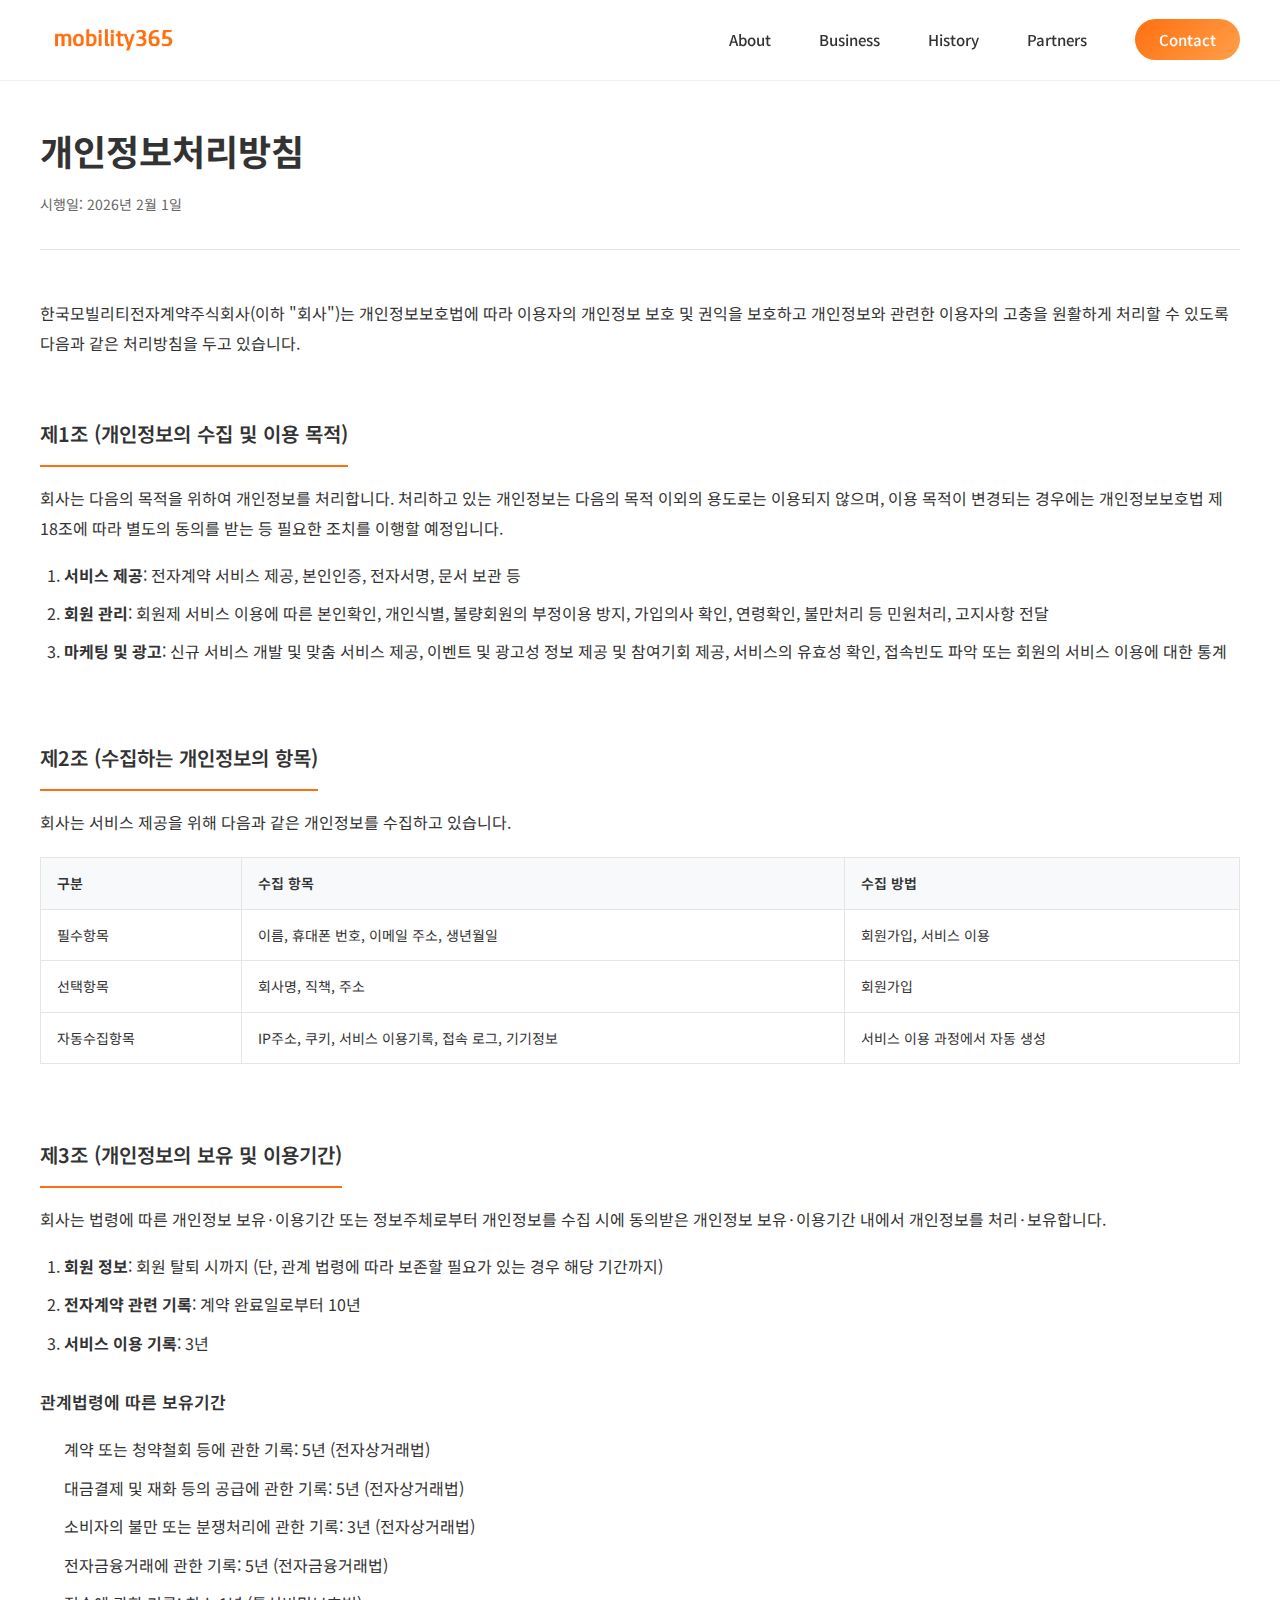
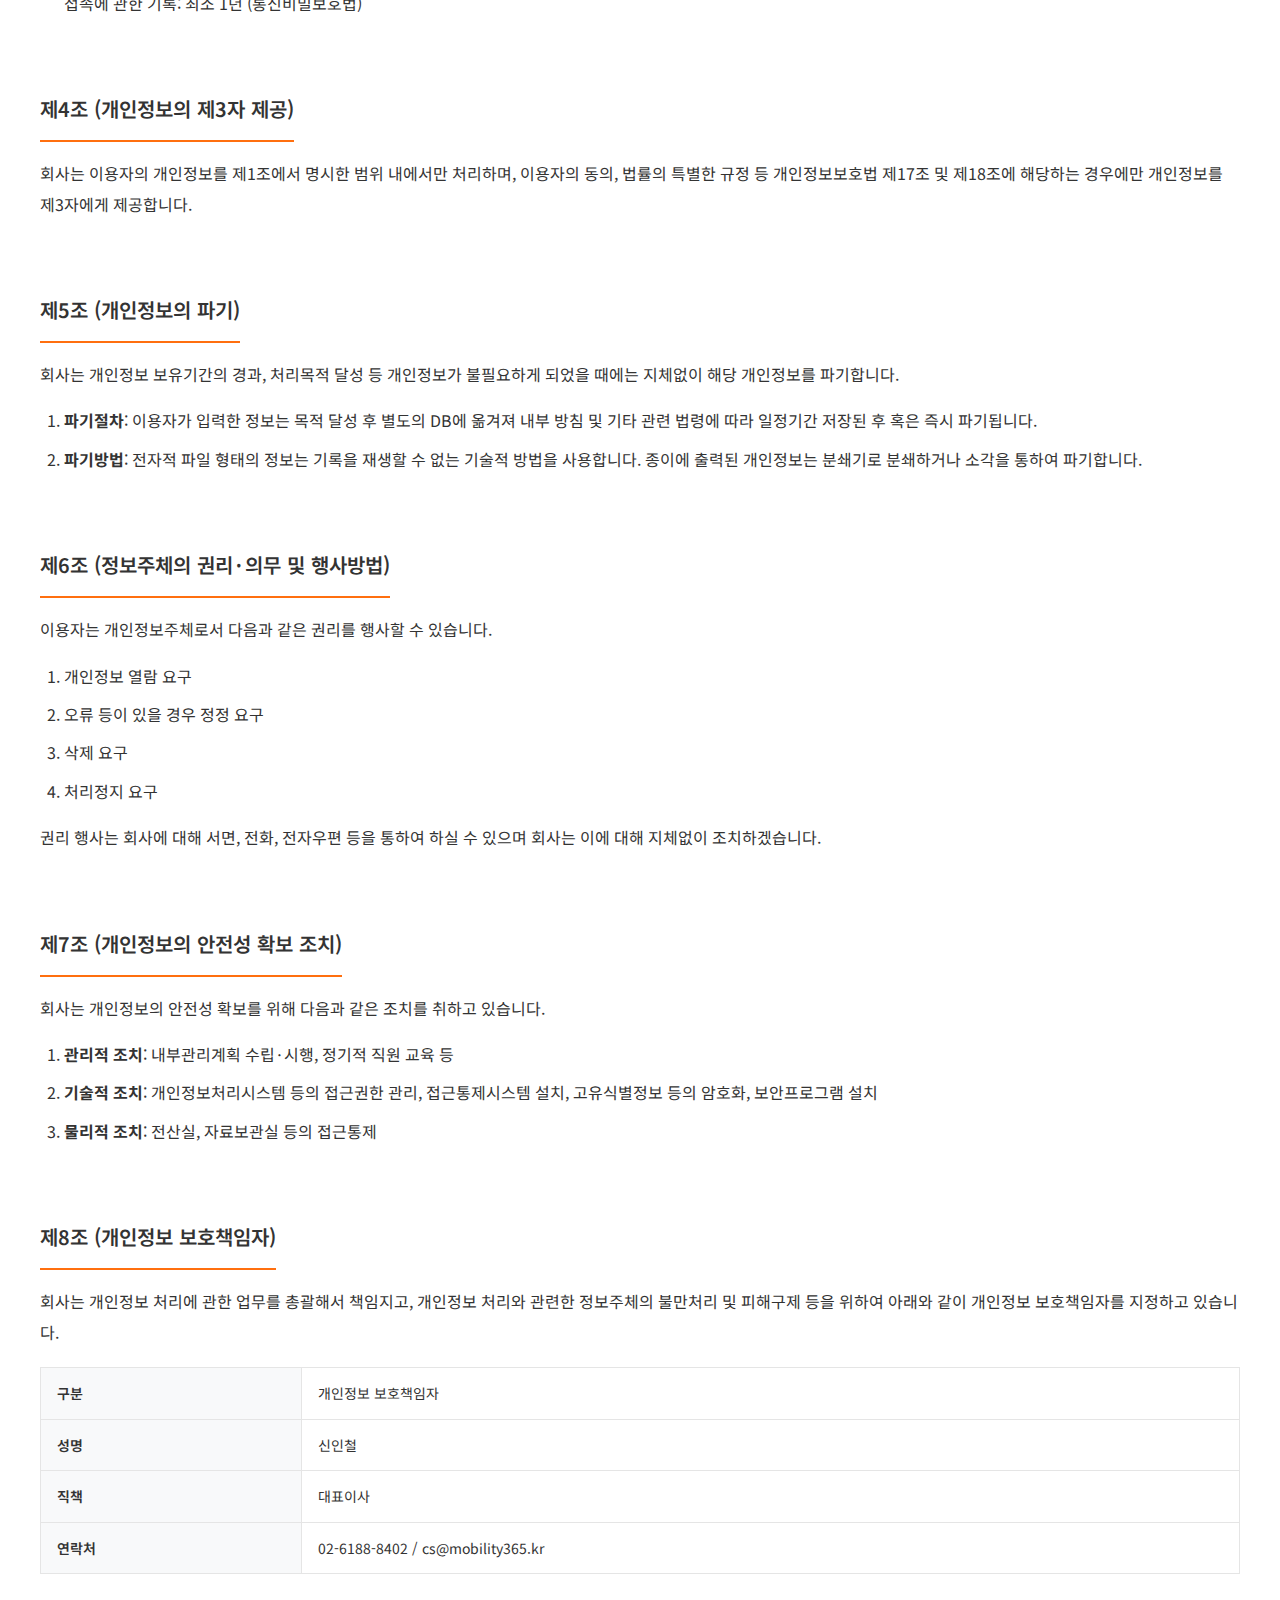
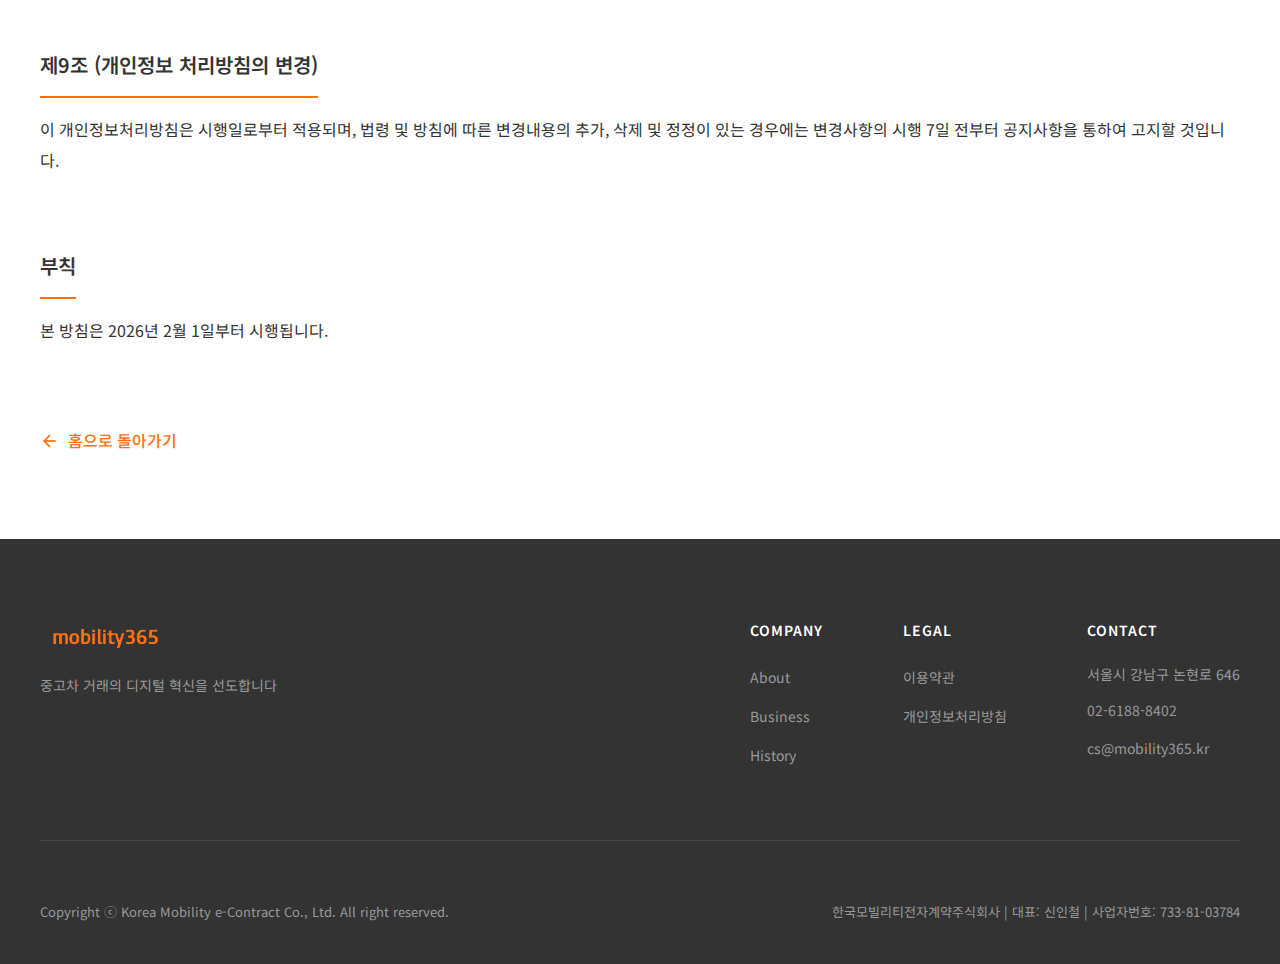
<file: privacy.html>
<!DOCTYPE html>
<html lang="ko">
<head>
    <meta charset="UTF-8">
    <meta name="viewport" content="width=device-width, initial-scale=1.0">
    <title>개인정보처리방침 | mobility365</title>
    <link rel="stylesheet" href="css/style.css">
    <link rel="stylesheet" href="css/legal.css">
    <link href="https://fonts.googleapis.com/css2?family=Noto+Sans+KR:wght@300;400;500;600;700;800&display=swap" rel="stylesheet">
</head>
<body>
    <!-- Header -->
    <header class="header">
        <div class="container">
            <div class="logo">
                <a href="index.html"><img src="images/logo.png" alt="mobility365"></a>
            </div>
            <nav class="nav">
                <ul>
                    <li><a href="index.html#about">About</a></li>
                    <li><a href="index.html#business">Business</a></li>
                    <li><a href="index.html#history">History</a></li>
                    <li><a href="index.html#partners">Partners</a></li>
                    <li><a href="index.html#contact" class="nav-contact">Contact</a></li>
                </ul>
            </nav>
            <button class="mobile-menu-btn" aria-label="메뉴">
                <span></span>
                <span></span>
                <span></span>
            </button>
        </div>
    </header>

    <!-- Legal Content -->
    <section class="legal-page">
        <div class="container">
            <div class="legal-header">
                <h1>개인정보처리방침</h1>
                <p>시행일: 2026년 2월 1일</p>
            </div>
            <div class="legal-content">
                <p>한국모빌리티전자계약주식회사(이하 "회사")는 개인정보보호법에 따라 이용자의 개인정보 보호 및 권익을 보호하고 개인정보와 관련한 이용자의 고충을 원활하게 처리할 수 있도록 다음과 같은 처리방침을 두고 있습니다.</p>

                <div class="article">
                    <h2>제1조 (개인정보의 수집 및 이용 목적)</h2>
                    <p>회사는 다음의 목적을 위하여 개인정보를 처리합니다. 처리하고 있는 개인정보는 다음의 목적 이외의 용도로는 이용되지 않으며, 이용 목적이 변경되는 경우에는 개인정보보호법 제18조에 따라 별도의 동의를 받는 등 필요한 조치를 이행할 예정입니다.</p>
                    <ol>
                        <li><strong>서비스 제공</strong>: 전자계약 서비스 제공, 본인인증, 전자서명, 문서 보관 등</li>
                        <li><strong>회원 관리</strong>: 회원제 서비스 이용에 따른 본인확인, 개인식별, 불량회원의 부정이용 방지, 가입의사 확인, 연령확인, 불만처리 등 민원처리, 고지사항 전달</li>
                        <li><strong>마케팅 및 광고</strong>: 신규 서비스 개발 및 맞춤 서비스 제공, 이벤트 및 광고성 정보 제공 및 참여기회 제공, 서비스의 유효성 확인, 접속빈도 파악 또는 회원의 서비스 이용에 대한 통계</li>
                    </ol>
                </div>

                <div class="article">
                    <h2>제2조 (수집하는 개인정보의 항목)</h2>
                    <p>회사는 서비스 제공을 위해 다음과 같은 개인정보를 수집하고 있습니다.</p>
                    <table>
                        <thead>
                            <tr>
                                <th>구분</th>
                                <th>수집 항목</th>
                                <th>수집 방법</th>
                            </tr>
                        </thead>
                        <tbody>
                            <tr>
                                <td>필수항목</td>
                                <td>이름, 휴대폰 번호, 이메일 주소, 생년월일</td>
                                <td>회원가입, 서비스 이용</td>
                            </tr>
                            <tr>
                                <td>선택항목</td>
                                <td>회사명, 직책, 주소</td>
                                <td>회원가입</td>
                            </tr>
                            <tr>
                                <td>자동수집항목</td>
                                <td>IP주소, 쿠키, 서비스 이용기록, 접속 로그, 기기정보</td>
                                <td>서비스 이용 과정에서 자동 생성</td>
                            </tr>
                        </tbody>
                    </table>
                </div>

                <div class="article">
                    <h2>제3조 (개인정보의 보유 및 이용기간)</h2>
                    <p>회사는 법령에 따른 개인정보 보유·이용기간 또는 정보주체로부터 개인정보를 수집 시에 동의받은 개인정보 보유·이용기간 내에서 개인정보를 처리·보유합니다.</p>
                    <ol>
                        <li><strong>회원 정보</strong>: 회원 탈퇴 시까지 (단, 관계 법령에 따라 보존할 필요가 있는 경우 해당 기간까지)</li>
                        <li><strong>전자계약 관련 기록</strong>: 계약 완료일로부터 10년</li>
                        <li><strong>서비스 이용 기록</strong>: 3년</li>
                    </ol>
                    <h3>관계법령에 따른 보유기간</h3>
                    <ul>
                        <li>계약 또는 청약철회 등에 관한 기록: 5년 (전자상거래법)</li>
                        <li>대금결제 및 재화 등의 공급에 관한 기록: 5년 (전자상거래법)</li>
                        <li>소비자의 불만 또는 분쟁처리에 관한 기록: 3년 (전자상거래법)</li>
                        <li>전자금융거래에 관한 기록: 5년 (전자금융거래법)</li>
                        <li>접속에 관한 기록: 최소 1년 (통신비밀보호법)</li>
                    </ul>
                </div>

                <div class="article">
                    <h2>제4조 (개인정보의 제3자 제공)</h2>
                    <p>회사는 이용자의 개인정보를 제1조에서 명시한 범위 내에서만 처리하며, 이용자의 동의, 법률의 특별한 규정 등 개인정보보호법 제17조 및 제18조에 해당하는 경우에만 개인정보를 제3자에게 제공합니다.</p>
                </div>

                <div class="article">
                    <h2>제5조 (개인정보의 파기)</h2>
                    <p>회사는 개인정보 보유기간의 경과, 처리목적 달성 등 개인정보가 불필요하게 되었을 때에는 지체없이 해당 개인정보를 파기합니다.</p>
                    <ol>
                        <li><strong>파기절차</strong>: 이용자가 입력한 정보는 목적 달성 후 별도의 DB에 옮겨져 내부 방침 및 기타 관련 법령에 따라 일정기간 저장된 후 혹은 즉시 파기됩니다.</li>
                        <li><strong>파기방법</strong>: 전자적 파일 형태의 정보는 기록을 재생할 수 없는 기술적 방법을 사용합니다. 종이에 출력된 개인정보는 분쇄기로 분쇄하거나 소각을 통하여 파기합니다.</li>
                    </ol>
                </div>

                <div class="article">
                    <h2>제6조 (정보주체의 권리·의무 및 행사방법)</h2>
                    <p>이용자는 개인정보주체로서 다음과 같은 권리를 행사할 수 있습니다.</p>
                    <ol>
                        <li>개인정보 열람 요구</li>
                        <li>오류 등이 있을 경우 정정 요구</li>
                        <li>삭제 요구</li>
                        <li>처리정지 요구</li>
                    </ol>
                    <p>권리 행사는 회사에 대해 서면, 전화, 전자우편 등을 통하여 하실 수 있으며 회사는 이에 대해 지체없이 조치하겠습니다.</p>
                </div>

                <div class="article">
                    <h2>제7조 (개인정보의 안전성 확보 조치)</h2>
                    <p>회사는 개인정보의 안전성 확보를 위해 다음과 같은 조치를 취하고 있습니다.</p>
                    <ol>
                        <li><strong>관리적 조치</strong>: 내부관리계획 수립·시행, 정기적 직원 교육 등</li>
                        <li><strong>기술적 조치</strong>: 개인정보처리시스템 등의 접근권한 관리, 접근통제시스템 설치, 고유식별정보 등의 암호화, 보안프로그램 설치</li>
                        <li><strong>물리적 조치</strong>: 전산실, 자료보관실 등의 접근통제</li>
                    </ol>
                </div>

                <div class="article">
                    <h2>제8조 (개인정보 보호책임자)</h2>
                    <p>회사는 개인정보 처리에 관한 업무를 총괄해서 책임지고, 개인정보 처리와 관련한 정보주체의 불만처리 및 피해구제 등을 위하여 아래와 같이 개인정보 보호책임자를 지정하고 있습니다.</p>
                    <table>
                        <tbody>
                            <tr>
                                <th>구분</th>
                                <td>개인정보 보호책임자</td>
                            </tr>
                            <tr>
                                <th>성명</th>
                                <td>신인철</td>
                            </tr>
                            <tr>
                                <th>직책</th>
                                <td>대표이사</td>
                            </tr>
                            <tr>
                                <th>연락처</th>
                                <td>02-6188-8402 / cs@mobility365.kr</td>
                            </tr>
                        </tbody>
                    </table>
                </div>

                <div class="article">
                    <h2>제9조 (개인정보 처리방침의 변경)</h2>
                    <p>이 개인정보처리방침은 시행일로부터 적용되며, 법령 및 방침에 따른 변경내용의 추가, 삭제 및 정정이 있는 경우에는 변경사항의 시행 7일 전부터 공지사항을 통하여 고지할 것입니다.</p>
                </div>

                <div class="article">
                    <h2>부칙</h2>
                    <p>본 방침은 2026년 2월 1일부터 시행됩니다.</p>
                </div>

                <a href="index.html" class="back-link">
                    <svg viewBox="0 0 24 24" fill="none" stroke="currentColor" stroke-width="2">
                        <line x1="19" y1="12" x2="5" y2="12"></line>
                        <polyline points="12 19 5 12 12 5"></polyline>
                    </svg>
                    홈으로 돌아가기
                </a>
            </div>
        </div>
    </section>

    <!-- Footer -->
    <footer class="footer">
        <div class="container">
            <div class="footer-content">
                <div class="footer-brand">
                    <a href="index.html"><img src="images/logo.png" alt="mobility365"></a>
                    <p>중고차 거래의 디지털 혁신을 선도합니다</p>
                </div>
                <div class="footer-links">
                    <div class="footer-col">
                        <h4>Company</h4>
                        <ul>
                            <li><a href="index.html#about">About</a></li>
                            <li><a href="index.html#business">Business</a></li>
                            <li><a href="index.html#history">History</a></li>
                        </ul>
                    </div>
                    <div class="footer-col">
                        <h4>Legal</h4>
                        <ul>
                            <li><a href="terms.html">이용약관</a></li>
                            <li><a href="privacy.html">개인정보처리방침</a></li>
                            <!-- <li><a href="consent.html">이용동의서</a></li> -->
                        </ul>
                    </div>
                    <div class="footer-col">
                        <h4>Contact</h4>
                        <ul>
                            <li>서울시 강남구 논현로 646</li>
                            <li>02-6188-8402</li>
                            <li><a href="mailto:cs@mobility365.kr">cs@mobility365.kr</a></li>
                        </ul>
                    </div>
                </div>
            </div>
            <div class="footer-bottom">
                <p>Copyright ⓒ Korea Mobility e-Contract Co., Ltd. All right reserved.</p>
                <p>한국모빌리티전자계약주식회사 | 대표: 신인철 | 사업자번호: 733-81-03784</p>
            </div>
        </div>
    </footer>

    <script src="js/script.js"></script>
</body>
</html>
</file>
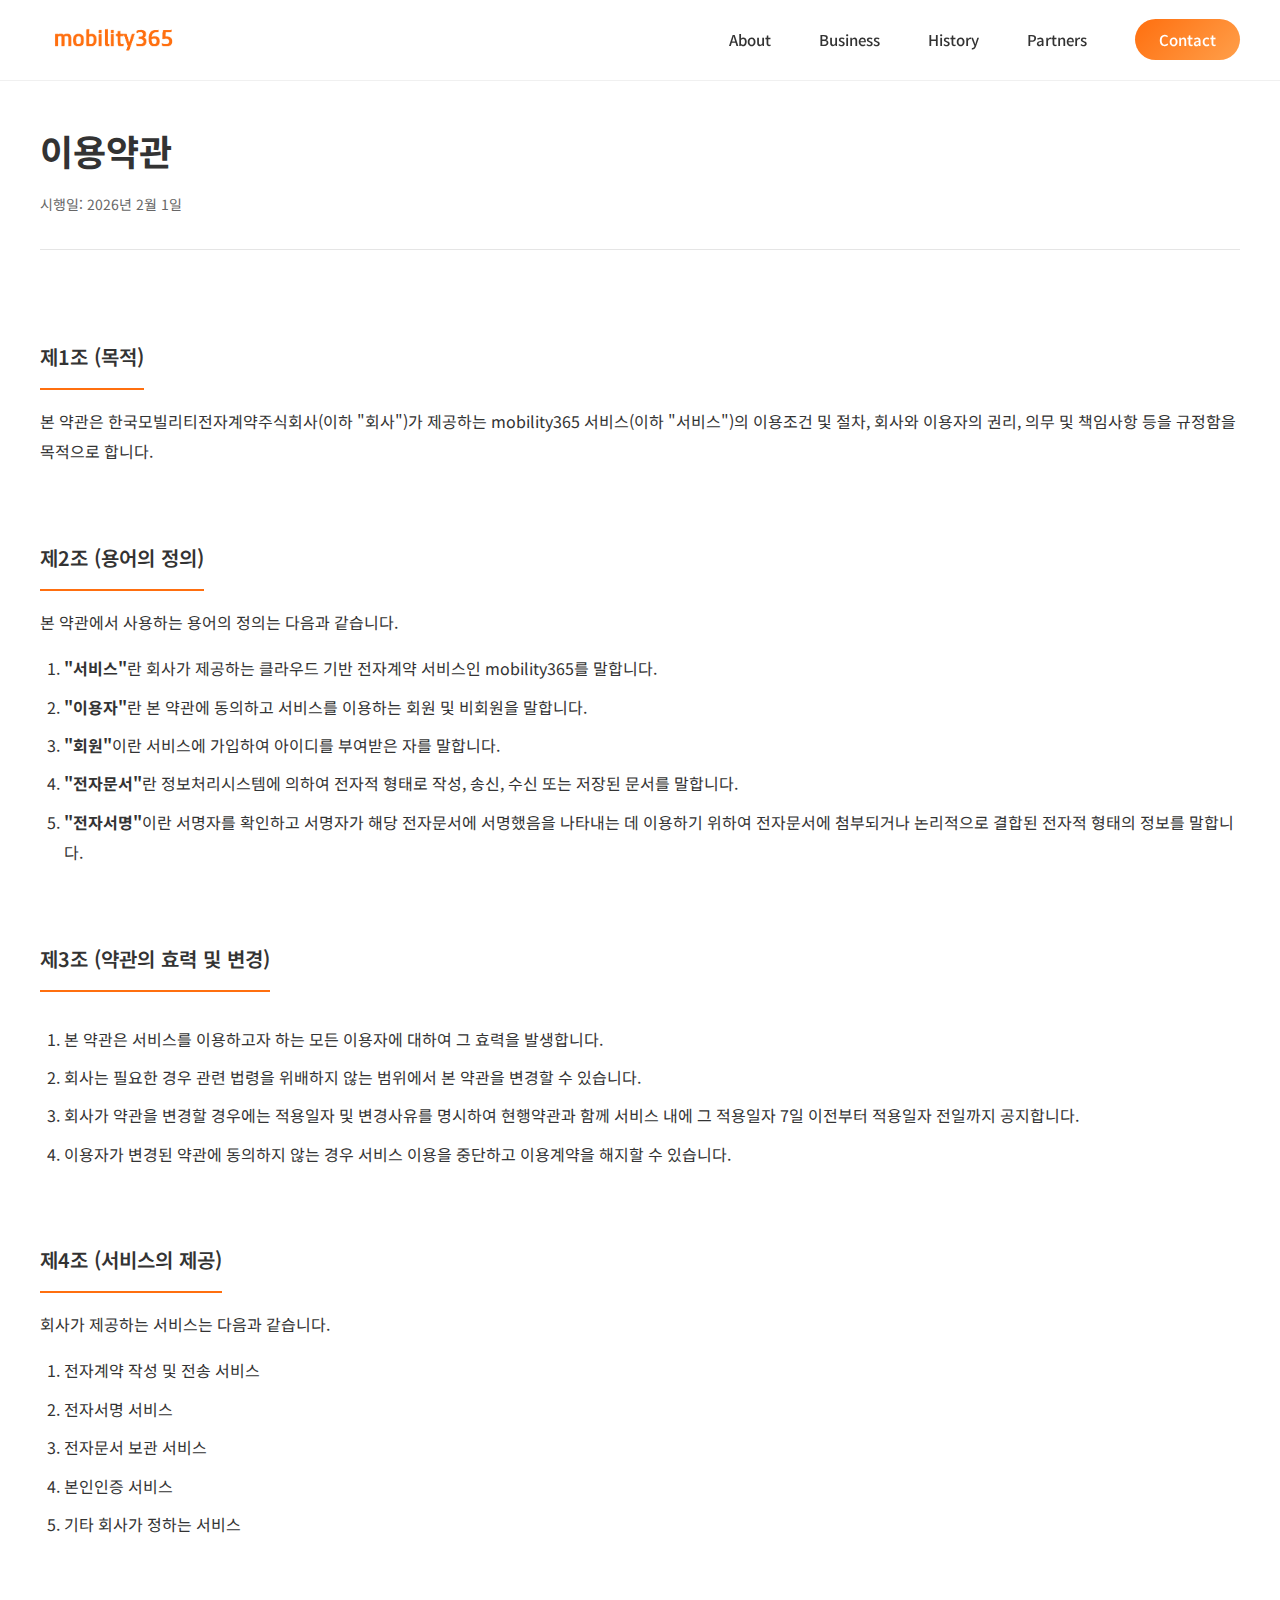
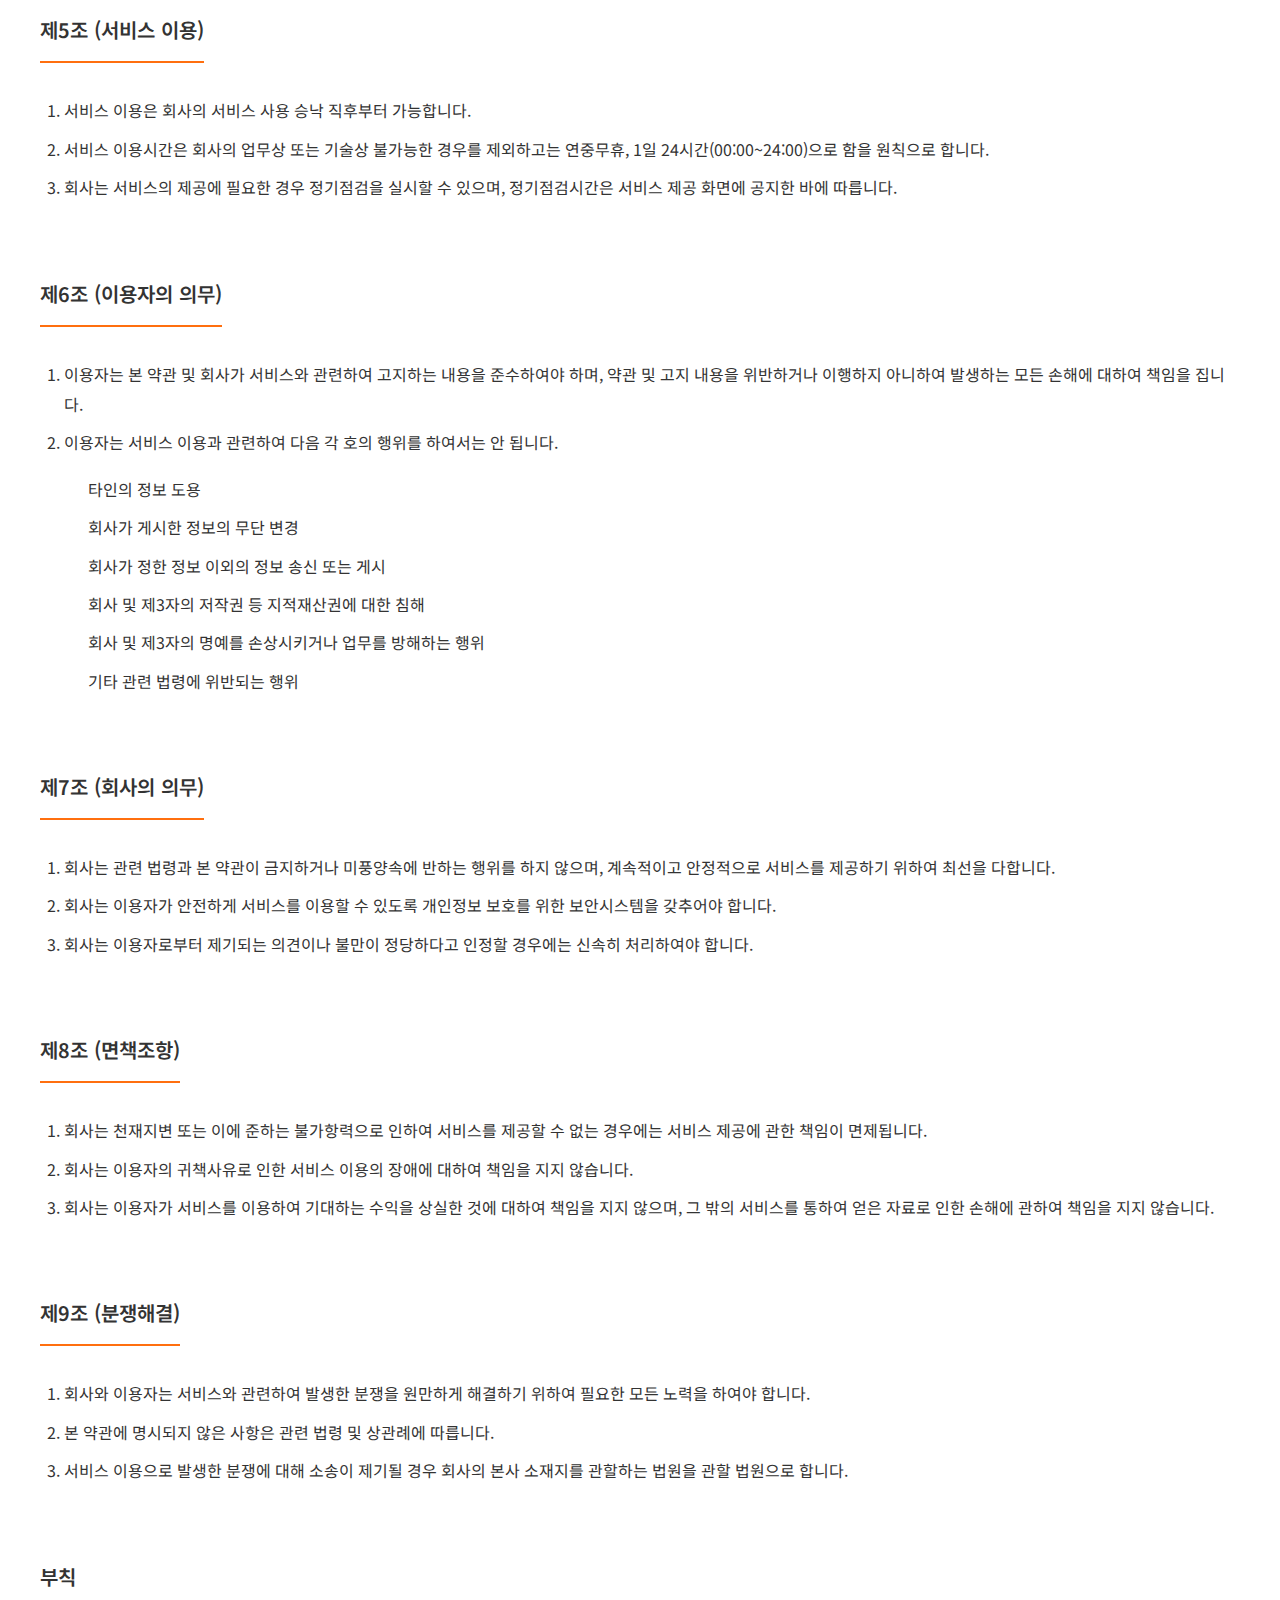
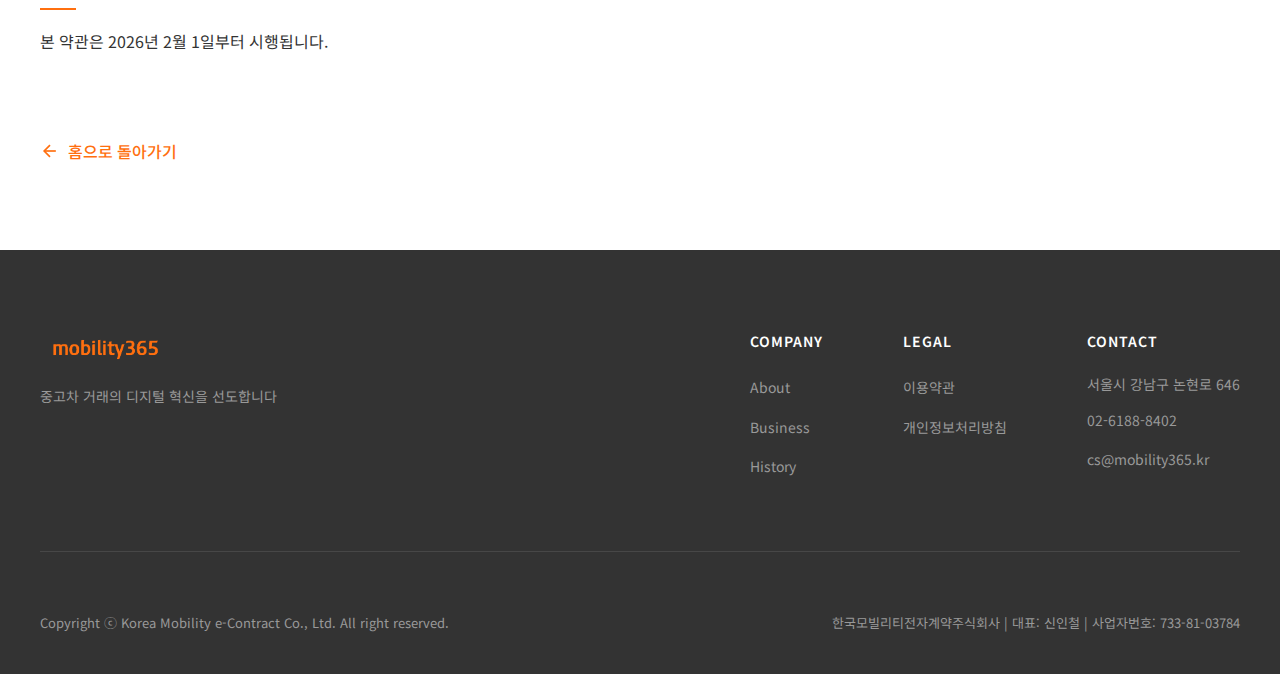
<file: terms.html>
<!DOCTYPE html>
<html lang="ko">
<head>
    <meta charset="UTF-8">
    <meta name="viewport" content="width=device-width, initial-scale=1.0">
    <title>이용약관 | mobility365</title>
    <link rel="stylesheet" href="css/style.css">
    <link rel="stylesheet" href="css/legal.css">
    <link href="https://fonts.googleapis.com/css2?family=Noto+Sans+KR:wght@300;400;500;600;700;800&display=swap" rel="stylesheet">
</head>
<body>
    <!-- Header -->
    <header class="header">
        <div class="container">
            <div class="logo">
                <a href="index.html"><img src="images/logo.png" alt="mobility365"></a>
            </div>
            <nav class="nav">
                <ul>
                    <li><a href="index.html#about">About</a></li>
                    <li><a href="index.html#business">Business</a></li>
                    <li><a href="index.html#history">History</a></li>
                    <li><a href="index.html#partners">Partners</a></li>
                    <li><a href="index.html#contact" class="nav-contact">Contact</a></li>
                </ul>
            </nav>
            <button class="mobile-menu-btn" aria-label="메뉴">
                <span></span>
                <span></span>
                <span></span>
            </button>
        </div>
    </header>

    <!-- Legal Content -->
    <section class="legal-page">
        <div class="container">
            <div class="legal-header">
                <h1>이용약관</h1>
                <p>시행일: 2026년 2월 1일</p>
            </div>
            <div class="legal-content">
                <div class="article">
                    <h2>제1조 (목적)</h2>
                    <p>본 약관은 한국모빌리티전자계약주식회사(이하 "회사")가 제공하는 mobility365 서비스(이하 "서비스")의 이용조건 및 절차, 회사와 이용자의 권리, 의무 및 책임사항 등을 규정함을 목적으로 합니다.</p>
                </div>

                <div class="article">
                    <h2>제2조 (용어의 정의)</h2>
                    <p>본 약관에서 사용하는 용어의 정의는 다음과 같습니다.</p>
                    <ol>
                        <li><strong>"서비스"</strong>란 회사가 제공하는 클라우드 기반 전자계약 서비스인 mobility365를 말합니다.</li>
                        <li><strong>"이용자"</strong>란 본 약관에 동의하고 서비스를 이용하는 회원 및 비회원을 말합니다.</li>
                        <li><strong>"회원"</strong>이란 서비스에 가입하여 아이디를 부여받은 자를 말합니다.</li>
                        <li><strong>"전자문서"</strong>란 정보처리시스템에 의하여 전자적 형태로 작성, 송신, 수신 또는 저장된 문서를 말합니다.</li>
                        <li><strong>"전자서명"</strong>이란 서명자를 확인하고 서명자가 해당 전자문서에 서명했음을 나타내는 데 이용하기 위하여 전자문서에 첨부되거나 논리적으로 결합된 전자적 형태의 정보를 말합니다.</li>
                    </ol>
                </div>

                <div class="article">
                    <h2>제3조 (약관의 효력 및 변경)</h2>
                    <ol>
                        <li>본 약관은 서비스를 이용하고자 하는 모든 이용자에 대하여 그 효력을 발생합니다.</li>
                        <li>회사는 필요한 경우 관련 법령을 위배하지 않는 범위에서 본 약관을 변경할 수 있습니다.</li>
                        <li>회사가 약관을 변경할 경우에는 적용일자 및 변경사유를 명시하여 현행약관과 함께 서비스 내에 그 적용일자 7일 이전부터 적용일자 전일까지 공지합니다.</li>
                        <li>이용자가 변경된 약관에 동의하지 않는 경우 서비스 이용을 중단하고 이용계약을 해지할 수 있습니다.</li>
                    </ol>
                </div>

                <div class="article">
                    <h2>제4조 (서비스의 제공)</h2>
                    <p>회사가 제공하는 서비스는 다음과 같습니다.</p>
                    <ol>
                        <li>전자계약 작성 및 전송 서비스</li>
                        <li>전자서명 서비스</li>
                        <li>전자문서 보관 서비스</li>
                        <li>본인인증 서비스</li>
                        <li>기타 회사가 정하는 서비스</li>
                    </ol>
                </div>

                <div class="article">
                    <h2>제5조 (서비스 이용)</h2>
                    <ol>
                        <li>서비스 이용은 회사의 서비스 사용 승낙 직후부터 가능합니다.</li>
                        <li>서비스 이용시간은 회사의 업무상 또는 기술상 불가능한 경우를 제외하고는 연중무휴, 1일 24시간(00:00~24:00)으로 함을 원칙으로 합니다.</li>
                        <li>회사는 서비스의 제공에 필요한 경우 정기점검을 실시할 수 있으며, 정기점검시간은 서비스 제공 화면에 공지한 바에 따릅니다.</li>
                    </ol>
                </div>

                <div class="article">
                    <h2>제6조 (이용자의 의무)</h2>
                    <ol>
                        <li>이용자는 본 약관 및 회사가 서비스와 관련하여 고지하는 내용을 준수하여야 하며, 약관 및 고지 내용을 위반하거나 이행하지 아니하여 발생하는 모든 손해에 대하여 책임을 집니다.</li>
                        <li>이용자는 서비스 이용과 관련하여 다음 각 호의 행위를 하여서는 안 됩니다.
                            <ul>
                                <li>타인의 정보 도용</li>
                                <li>회사가 게시한 정보의 무단 변경</li>
                                <li>회사가 정한 정보 이외의 정보 송신 또는 게시</li>
                                <li>회사 및 제3자의 저작권 등 지적재산권에 대한 침해</li>
                                <li>회사 및 제3자의 명예를 손상시키거나 업무를 방해하는 행위</li>
                                <li>기타 관련 법령에 위반되는 행위</li>
                            </ul>
                        </li>
                    </ol>
                </div>

                <div class="article">
                    <h2>제7조 (회사의 의무)</h2>
                    <ol>
                        <li>회사는 관련 법령과 본 약관이 금지하거나 미풍양속에 반하는 행위를 하지 않으며, 계속적이고 안정적으로 서비스를 제공하기 위하여 최선을 다합니다.</li>
                        <li>회사는 이용자가 안전하게 서비스를 이용할 수 있도록 개인정보 보호를 위한 보안시스템을 갖추어야 합니다.</li>
                        <li>회사는 이용자로부터 제기되는 의견이나 불만이 정당하다고 인정할 경우에는 신속히 처리하여야 합니다.</li>
                    </ol>
                </div>

                <div class="article">
                    <h2>제8조 (면책조항)</h2>
                    <ol>
                        <li>회사는 천재지변 또는 이에 준하는 불가항력으로 인하여 서비스를 제공할 수 없는 경우에는 서비스 제공에 관한 책임이 면제됩니다.</li>
                        <li>회사는 이용자의 귀책사유로 인한 서비스 이용의 장애에 대하여 책임을 지지 않습니다.</li>
                        <li>회사는 이용자가 서비스를 이용하여 기대하는 수익을 상실한 것에 대하여 책임을 지지 않으며, 그 밖의 서비스를 통하여 얻은 자료로 인한 손해에 관하여 책임을 지지 않습니다.</li>
                    </ol>
                </div>

                <div class="article">
                    <h2>제9조 (분쟁해결)</h2>
                    <ol>
                        <li>회사와 이용자는 서비스와 관련하여 발생한 분쟁을 원만하게 해결하기 위하여 필요한 모든 노력을 하여야 합니다.</li>
                        <li>본 약관에 명시되지 않은 사항은 관련 법령 및 상관례에 따릅니다.</li>
                        <li>서비스 이용으로 발생한 분쟁에 대해 소송이 제기될 경우 회사의 본사 소재지를 관할하는 법원을 관할 법원으로 합니다.</li>
                    </ol>
                </div>

                <div class="article">
                    <h2>부칙</h2>
                    <p>본 약관은 2026년 2월 1일부터 시행됩니다.</p>
                </div>

                <a href="index.html" class="back-link">
                    <svg viewBox="0 0 24 24" fill="none" stroke="currentColor" stroke-width="2">
                        <line x1="19" y1="12" x2="5" y2="12"></line>
                        <polyline points="12 19 5 12 12 5"></polyline>
                    </svg>
                    홈으로 돌아가기
                </a>
            </div>
        </div>
    </section>

    <!-- Footer -->
    <footer class="footer">
        <div class="container">
            <div class="footer-content">
                <div class="footer-brand">
                    <a href="index.html"><img src="images/logo.png" alt="mobility365"></a>
                    <p>중고차 거래의 디지털 혁신을 선도합니다</p>
                </div>
                <div class="footer-links">
                    <div class="footer-col">
                        <h4>Company</h4>
                        <ul>
                            <li><a href="index.html#about">About</a></li>
                            <li><a href="index.html#business">Business</a></li>
                            <li><a href="index.html#history">History</a></li>
                        </ul>
                    </div>
                    <div class="footer-col">
                        <h4>Legal</h4>
                        <ul>
                            <li><a href="terms.html">이용약관</a></li>
                            <li><a href="privacy.html">개인정보처리방침</a></li>
                            <!-- <li><a href="consent.html">이용동의서</a></li> -->
                        </ul>
                    </div>
                    <div class="footer-col">
                        <h4>Contact</h4>
                        <ul>
                            <li>서울시 강남구 논현로 646</li>
                            <li>02-6188-8402</li>
                            <li><a href="mailto:cs@mobility365.kr">cs@mobility365.kr</a></li>
                        </ul>
                    </div>
                </div>
            </div>
            <div class="footer-bottom">
                <p>Copyright ⓒ Korea Mobility e-Contract Co., Ltd. All right reserved.</p>
                <p>한국모빌리티전자계약주식회사 | 대표: 신인철 | 사업자번호: 733-81-03784</p>
            </div>
        </div>
    </footer>

    <script src="js/script.js"></script>
</body>
</html>
</file>
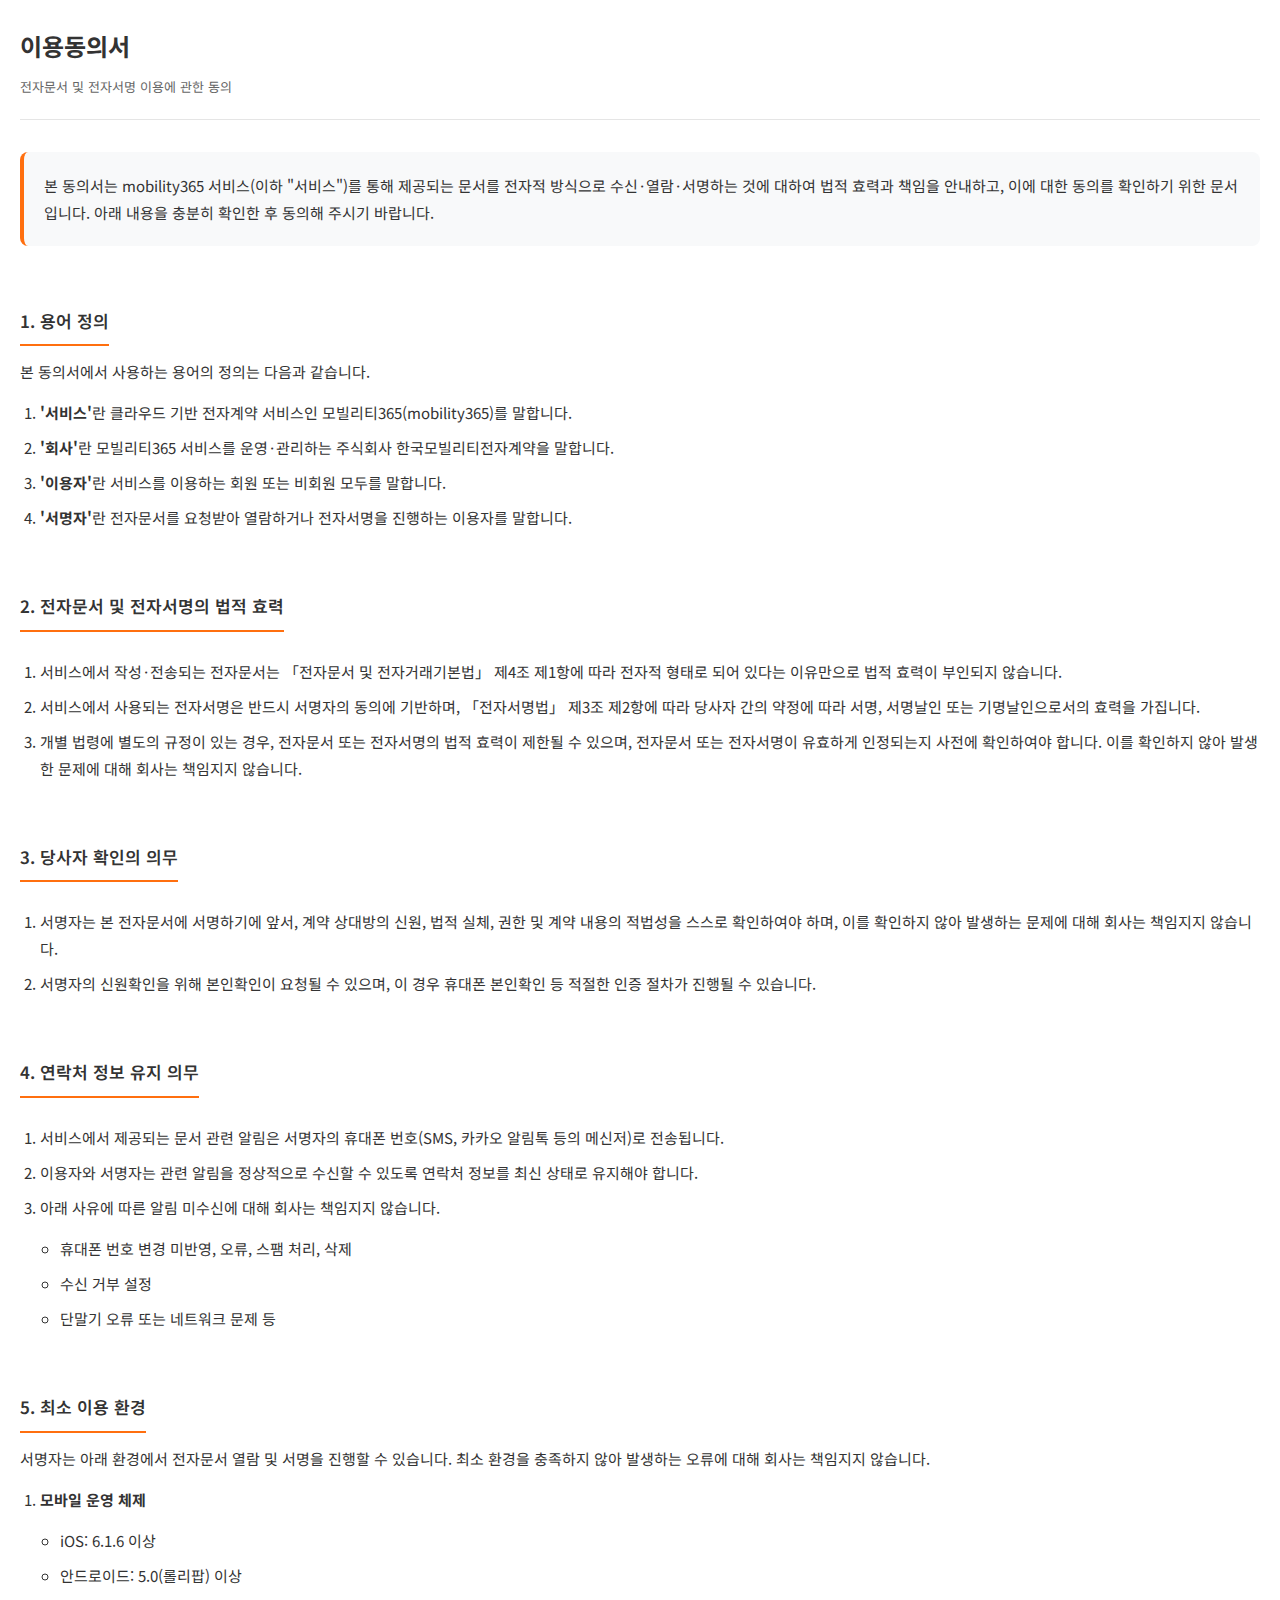
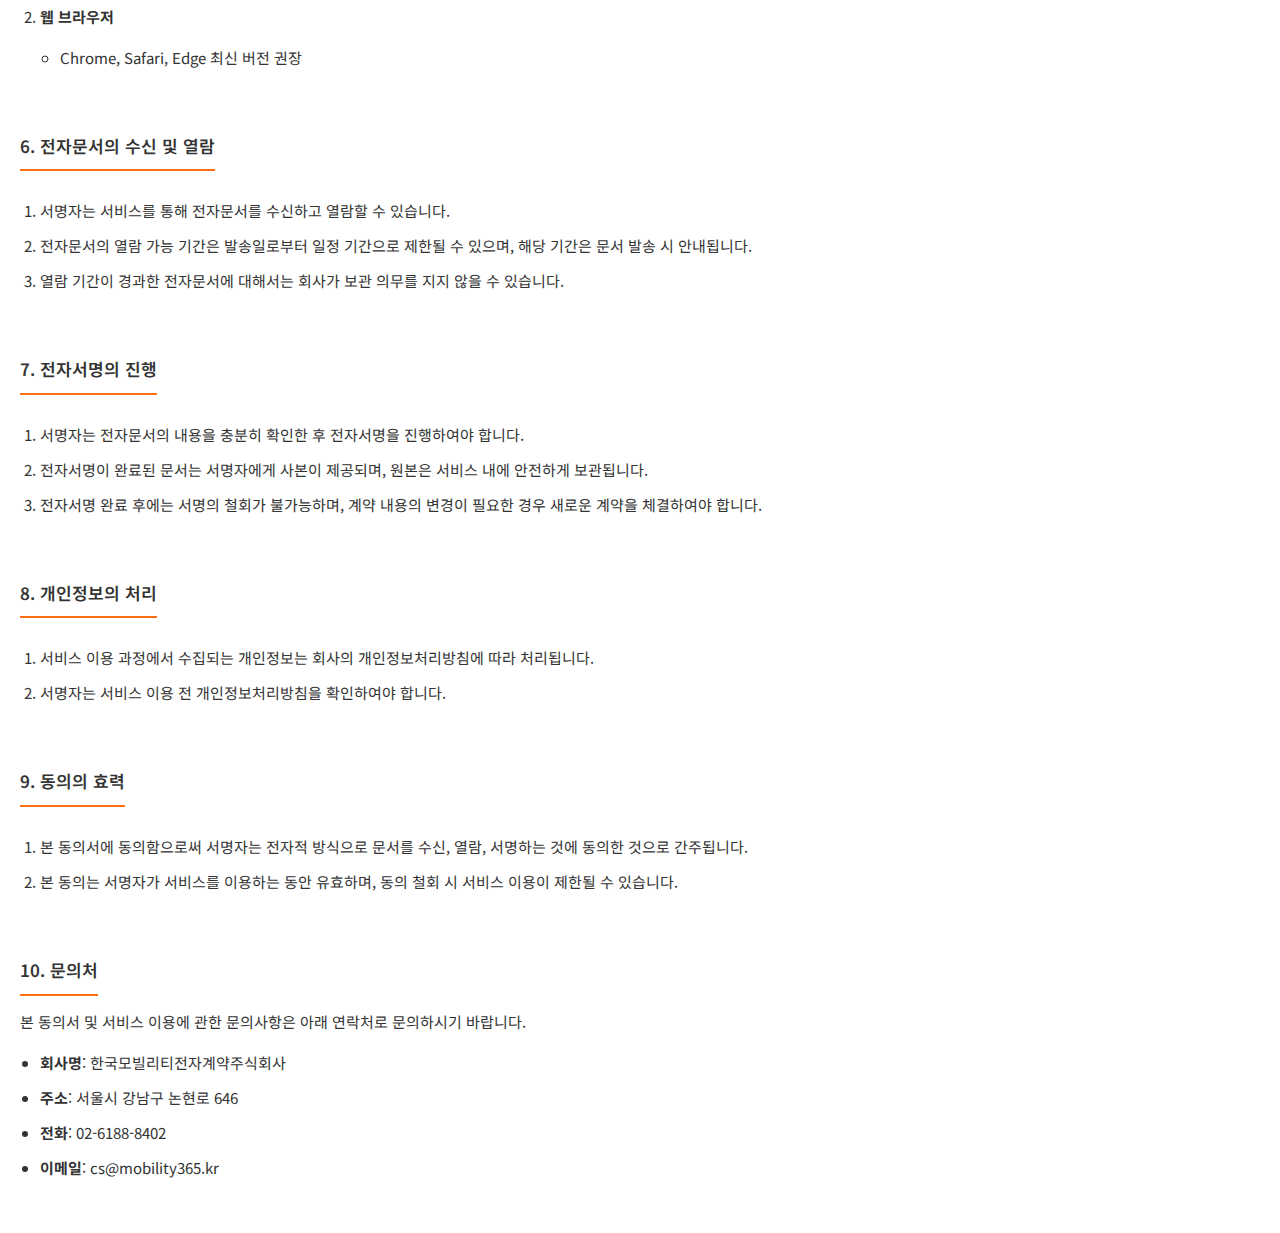
<file: app/consent.html>
<!DOCTYPE html>
<html lang="ko">
<head>
    <meta charset="UTF-8">
    <meta name="viewport" content="width=device-width, initial-scale=1.0, maximum-scale=1.0, user-scalable=no">
    <title>이용동의서 | mobility365</title>
    <link rel="stylesheet" href="css/style.css">
    <link href="https://fonts.googleapis.com/css2?family=Noto+Sans+KR:wght@300;400;500;600;700&display=swap" rel="stylesheet">
</head>
<body>
    <div class="legal-header">
        <h1>이용동의서</h1>
        <p>전자문서 및 전자서명 이용에 관한 동의</p>
    </div>
    <div class="legal-content">
        <div class="intro-box">
            <p>본 동의서는 mobility365 서비스(이하 "서비스")를 통해 제공되는 문서를 전자적 방식으로 수신·열람·서명하는 것에 대하여 법적 효력과 책임을 안내하고, 이에 대한 동의를 확인하기 위한 문서입니다. 아래 내용을 충분히 확인한 후 동의해 주시기 바랍니다.</p>
        </div>

        <div class="article">
            <h2>1. 용어 정의</h2>
            <p>본 동의서에서 사용하는 용어의 정의는 다음과 같습니다.</p>
            <ol>
                <li><strong>'서비스'</strong>란 클라우드 기반 전자계약 서비스인 모빌리티365(mobility365)를 말합니다.</li>
                <li><strong>'회사'</strong>란 모빌리티365 서비스를 운영·관리하는 주식회사 한국모빌리티전자계약을 말합니다.</li>
                <li><strong>'이용자'</strong>란 서비스를 이용하는 회원 또는 비회원 모두를 말합니다.</li>
                <li><strong>'서명자'</strong>란 전자문서를 요청받아 열람하거나 전자서명을 진행하는 이용자를 말합니다.</li>
            </ol>
        </div>

        <div class="article">
            <h2>2. 전자문서 및 전자서명의 법적 효력</h2>
            <ol>
                <li>서비스에서 작성·전송되는 전자문서는 「전자문서 및 전자거래기본법」 제4조 제1항에 따라 전자적 형태로 되어 있다는 이유만으로 법적 효력이 부인되지 않습니다.</li>
                <li>서비스에서 사용되는 전자서명은 반드시 서명자의 동의에 기반하며, 「전자서명법」 제3조 제2항에 따라 당사자 간의 약정에 따라 서명, 서명날인 또는 기명날인으로서의 효력을 가집니다.</li>
                <li>개별 법령에 별도의 규정이 있는 경우, 전자문서 또는 전자서명의 법적 효력이 제한될 수 있으며, 전자문서 또는 전자서명이 유효하게 인정되는지 사전에 확인하여야 합니다. 이를 확인하지 않아 발생한 문제에 대해 회사는 책임지지 않습니다.</li>
            </ol>
        </div>

        <div class="article">
            <h2>3. 당사자 확인의 의무</h2>
            <ol>
                <li>서명자는 본 전자문서에 서명하기에 앞서, 계약 상대방의 신원, 법적 실체, 권한 및 계약 내용의 적법성을 스스로 확인하여야 하며, 이를 확인하지 않아 발생하는 문제에 대해 회사는 책임지지 않습니다.</li>
                <li>서명자의 신원확인을 위해 본인확인이 요청될 수 있으며, 이 경우 휴대폰 본인확인 등 적절한 인증 절차가 진행될 수 있습니다.</li>
            </ol>
        </div>

        <div class="article">
            <h2>4. 연락처 정보 유지 의무</h2>
            <ol>
                <li>서비스에서 제공되는 문서 관련 알림은 서명자의 휴대폰 번호(SMS, 카카오 알림톡 등의 메신저)로 전송됩니다.</li>
                <li>이용자와 서명자는 관련 알림을 정상적으로 수신할 수 있도록 연락처 정보를 최신 상태로 유지해야 합니다.</li>
                <li>아래 사유에 따른 알림 미수신에 대해 회사는 책임지지 않습니다.
                    <ul>
                        <li>휴대폰 번호 변경 미반영, 오류, 스팸 처리, 삭제</li>
                        <li>수신 거부 설정</li>
                        <li>단말기 오류 또는 네트워크 문제 등</li>
                    </ul>
                </li>
            </ol>
        </div>

        <div class="article">
            <h2>5. 최소 이용 환경</h2>
            <p>서명자는 아래 환경에서 전자문서 열람 및 서명을 진행할 수 있습니다. 최소 환경을 충족하지 않아 발생하는 오류에 대해 회사는 책임지지 않습니다.</p>
            <ol>
                <li><strong>모바일 운영 체제</strong>
                    <ul>
                        <li>iOS: 6.1.6 이상</li>
                        <li>안드로이드: 5.0(롤리팝) 이상</li>
                    </ul>
                </li>
                <li><strong>웹 브라우저</strong>
                    <ul>
                        <li>Chrome, Safari, Edge 최신 버전 권장</li>
                    </ul>
                </li>
            </ol>
        </div>

        <div class="article">
            <h2>6. 전자문서의 수신 및 열람</h2>
            <ol>
                <li>서명자는 서비스를 통해 전자문서를 수신하고 열람할 수 있습니다.</li>
                <li>전자문서의 열람 가능 기간은 발송일로부터 일정 기간으로 제한될 수 있으며, 해당 기간은 문서 발송 시 안내됩니다.</li>
                <li>열람 기간이 경과한 전자문서에 대해서는 회사가 보관 의무를 지지 않을 수 있습니다.</li>
            </ol>
        </div>

        <div class="article">
            <h2>7. 전자서명의 진행</h2>
            <ol>
                <li>서명자는 전자문서의 내용을 충분히 확인한 후 전자서명을 진행하여야 합니다.</li>
                <li>전자서명이 완료된 문서는 서명자에게 사본이 제공되며, 원본은 서비스 내에 안전하게 보관됩니다.</li>
                <li>전자서명 완료 후에는 서명의 철회가 불가능하며, 계약 내용의 변경이 필요한 경우 새로운 계약을 체결하여야 합니다.</li>
            </ol>
        </div>

        <div class="article">
            <h2>8. 개인정보의 처리</h2>
            <ol>
                <li>서비스 이용 과정에서 수집되는 개인정보는 회사의 개인정보처리방침에 따라 처리됩니다.</li>
                <li>서명자는 서비스 이용 전 개인정보처리방침을 확인하여야 합니다.</li>
            </ol>
        </div>

        <div class="article">
            <h2>9. 동의의 효력</h2>
            <ol>
                <li>본 동의서에 동의함으로써 서명자는 전자적 방식으로 문서를 수신, 열람, 서명하는 것에 동의한 것으로 간주됩니다.</li>
                <li>본 동의는 서명자가 서비스를 이용하는 동안 유효하며, 동의 철회 시 서비스 이용이 제한될 수 있습니다.</li>
            </ol>
        </div>

        <div class="article">
            <h2>10. 문의처</h2>
            <p>본 동의서 및 서비스 이용에 관한 문의사항은 아래 연락처로 문의하시기 바랍니다.</p>
            <ul>
                <li><strong>회사명</strong>: 한국모빌리티전자계약주식회사</li>
                <li><strong>주소</strong>: 서울시 강남구 논현로 646</li>
                <li><strong>전화</strong>: 02-6188-8402</li>
                <li><strong>이메일</strong>: cs@mobility365.kr</li>
            </ul>
        </div>
    </div>
</body>
</html>
</file>
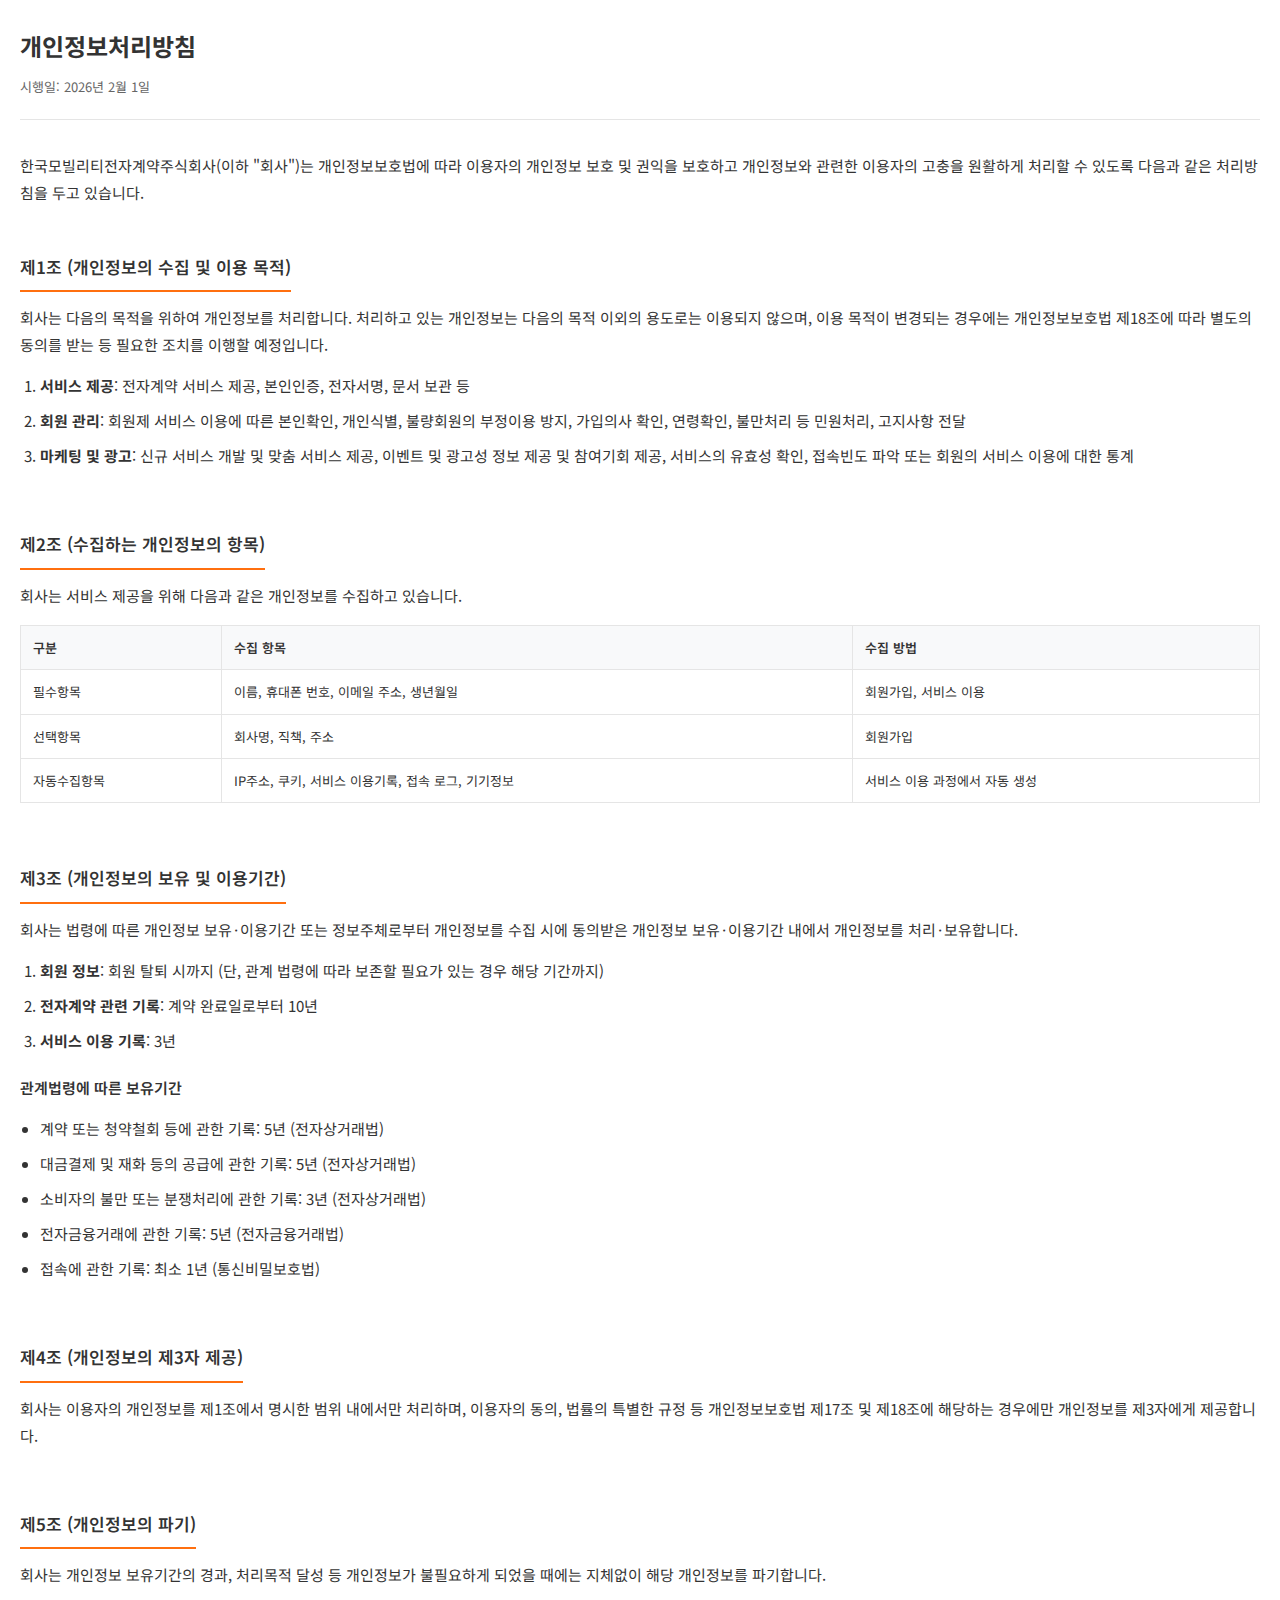
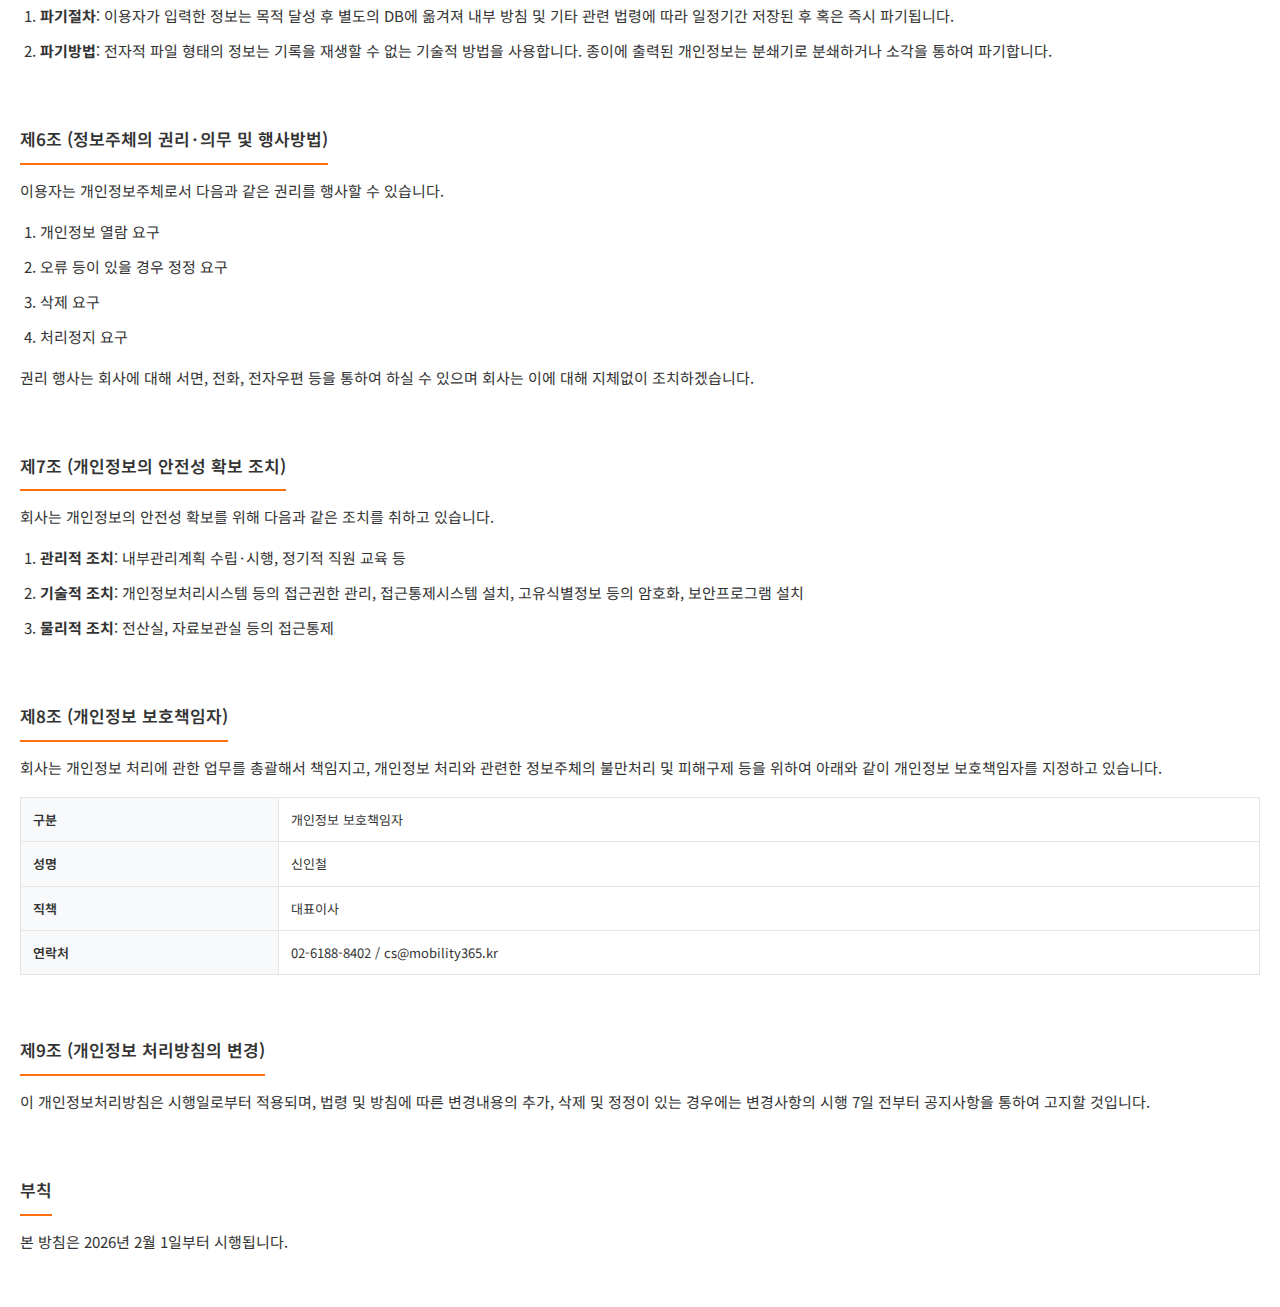
<file: app/privacy.html>
<!DOCTYPE html>
<html lang="ko">
<head>
    <meta charset="UTF-8">
    <meta name="viewport" content="width=device-width, initial-scale=1.0, maximum-scale=1.0, user-scalable=no">
    <title>개인정보처리방침 | mobility365</title>
    <link rel="stylesheet" href="css/style.css">
    <link href="https://fonts.googleapis.com/css2?family=Noto+Sans+KR:wght@300;400;500;600;700&display=swap" rel="stylesheet">
</head>
<body>
    <div class="legal-header">
        <h1>개인정보처리방침</h1>
        <p>시행일: 2026년 2월 1일</p>
    </div>
    <div class="legal-content">
        <p>한국모빌리티전자계약주식회사(이하 "회사")는 개인정보보호법에 따라 이용자의 개인정보 보호 및 권익을 보호하고 개인정보와 관련한 이용자의 고충을 원활하게 처리할 수 있도록 다음과 같은 처리방침을 두고 있습니다.</p>

        <div class="article">
            <h2>제1조 (개인정보의 수집 및 이용 목적)</h2>
            <p>회사는 다음의 목적을 위하여 개인정보를 처리합니다. 처리하고 있는 개인정보는 다음의 목적 이외의 용도로는 이용되지 않으며, 이용 목적이 변경되는 경우에는 개인정보보호법 제18조에 따라 별도의 동의를 받는 등 필요한 조치를 이행할 예정입니다.</p>
            <ol>
                <li><strong>서비스 제공</strong>: 전자계약 서비스 제공, 본인인증, 전자서명, 문서 보관 등</li>
                <li><strong>회원 관리</strong>: 회원제 서비스 이용에 따른 본인확인, 개인식별, 불량회원의 부정이용 방지, 가입의사 확인, 연령확인, 불만처리 등 민원처리, 고지사항 전달</li>
                <li><strong>마케팅 및 광고</strong>: 신규 서비스 개발 및 맞춤 서비스 제공, 이벤트 및 광고성 정보 제공 및 참여기회 제공, 서비스의 유효성 확인, 접속빈도 파악 또는 회원의 서비스 이용에 대한 통계</li>
            </ol>
        </div>

        <div class="article">
            <h2>제2조 (수집하는 개인정보의 항목)</h2>
            <p>회사는 서비스 제공을 위해 다음과 같은 개인정보를 수집하고 있습니다.</p>
            <table>
                <thead>
                    <tr>
                        <th>구분</th>
                        <th>수집 항목</th>
                        <th>수집 방법</th>
                    </tr>
                </thead>
                <tbody>
                    <tr>
                        <td>필수항목</td>
                        <td>이름, 휴대폰 번호, 이메일 주소, 생년월일</td>
                        <td>회원가입, 서비스 이용</td>
                    </tr>
                    <tr>
                        <td>선택항목</td>
                        <td>회사명, 직책, 주소</td>
                        <td>회원가입</td>
                    </tr>
                    <tr>
                        <td>자동수집항목</td>
                        <td>IP주소, 쿠키, 서비스 이용기록, 접속 로그, 기기정보</td>
                        <td>서비스 이용 과정에서 자동 생성</td>
                    </tr>
                </tbody>
            </table>
        </div>

        <div class="article">
            <h2>제3조 (개인정보의 보유 및 이용기간)</h2>
            <p>회사는 법령에 따른 개인정보 보유·이용기간 또는 정보주체로부터 개인정보를 수집 시에 동의받은 개인정보 보유·이용기간 내에서 개인정보를 처리·보유합니다.</p>
            <ol>
                <li><strong>회원 정보</strong>: 회원 탈퇴 시까지 (단, 관계 법령에 따라 보존할 필요가 있는 경우 해당 기간까지)</li>
                <li><strong>전자계약 관련 기록</strong>: 계약 완료일로부터 10년</li>
                <li><strong>서비스 이용 기록</strong>: 3년</li>
            </ol>
            <h3>관계법령에 따른 보유기간</h3>
            <ul>
                <li>계약 또는 청약철회 등에 관한 기록: 5년 (전자상거래법)</li>
                <li>대금결제 및 재화 등의 공급에 관한 기록: 5년 (전자상거래법)</li>
                <li>소비자의 불만 또는 분쟁처리에 관한 기록: 3년 (전자상거래법)</li>
                <li>전자금융거래에 관한 기록: 5년 (전자금융거래법)</li>
                <li>접속에 관한 기록: 최소 1년 (통신비밀보호법)</li>
            </ul>
        </div>

        <div class="article">
            <h2>제4조 (개인정보의 제3자 제공)</h2>
            <p>회사는 이용자의 개인정보를 제1조에서 명시한 범위 내에서만 처리하며, 이용자의 동의, 법률의 특별한 규정 등 개인정보보호법 제17조 및 제18조에 해당하는 경우에만 개인정보를 제3자에게 제공합니다.</p>
        </div>

        <div class="article">
            <h2>제5조 (개인정보의 파기)</h2>
            <p>회사는 개인정보 보유기간의 경과, 처리목적 달성 등 개인정보가 불필요하게 되었을 때에는 지체없이 해당 개인정보를 파기합니다.</p>
            <ol>
                <li><strong>파기절차</strong>: 이용자가 입력한 정보는 목적 달성 후 별도의 DB에 옮겨져 내부 방침 및 기타 관련 법령에 따라 일정기간 저장된 후 혹은 즉시 파기됩니다.</li>
                <li><strong>파기방법</strong>: 전자적 파일 형태의 정보는 기록을 재생할 수 없는 기술적 방법을 사용합니다. 종이에 출력된 개인정보는 분쇄기로 분쇄하거나 소각을 통하여 파기합니다.</li>
            </ol>
        </div>

        <div class="article">
            <h2>제6조 (정보주체의 권리·의무 및 행사방법)</h2>
            <p>이용자는 개인정보주체로서 다음과 같은 권리를 행사할 수 있습니다.</p>
            <ol>
                <li>개인정보 열람 요구</li>
                <li>오류 등이 있을 경우 정정 요구</li>
                <li>삭제 요구</li>
                <li>처리정지 요구</li>
            </ol>
            <p>권리 행사는 회사에 대해 서면, 전화, 전자우편 등을 통하여 하실 수 있으며 회사는 이에 대해 지체없이 조치하겠습니다.</p>
        </div>

        <div class="article">
            <h2>제7조 (개인정보의 안전성 확보 조치)</h2>
            <p>회사는 개인정보의 안전성 확보를 위해 다음과 같은 조치를 취하고 있습니다.</p>
            <ol>
                <li><strong>관리적 조치</strong>: 내부관리계획 수립·시행, 정기적 직원 교육 등</li>
                <li><strong>기술적 조치</strong>: 개인정보처리시스템 등의 접근권한 관리, 접근통제시스템 설치, 고유식별정보 등의 암호화, 보안프로그램 설치</li>
                <li><strong>물리적 조치</strong>: 전산실, 자료보관실 등의 접근통제</li>
            </ol>
        </div>

        <div class="article">
            <h2>제8조 (개인정보 보호책임자)</h2>
            <p>회사는 개인정보 처리에 관한 업무를 총괄해서 책임지고, 개인정보 처리와 관련한 정보주체의 불만처리 및 피해구제 등을 위하여 아래와 같이 개인정보 보호책임자를 지정하고 있습니다.</p>
            <table>
                <tbody>
                    <tr>
                        <th>구분</th>
                        <td>개인정보 보호책임자</td>
                    </tr>
                    <tr>
                        <th>성명</th>
                        <td>신인철</td>
                    </tr>
                    <tr>
                        <th>직책</th>
                        <td>대표이사</td>
                    </tr>
                    <tr>
                        <th>연락처</th>
                        <td>02-6188-8402 / cs@mobility365.kr</td>
                    </tr>
                </tbody>
            </table>
        </div>

        <div class="article">
            <h2>제9조 (개인정보 처리방침의 변경)</h2>
            <p>이 개인정보처리방침은 시행일로부터 적용되며, 법령 및 방침에 따른 변경내용의 추가, 삭제 및 정정이 있는 경우에는 변경사항의 시행 7일 전부터 공지사항을 통하여 고지할 것입니다.</p>
        </div>

        <div class="article">
            <h2>부칙</h2>
            <p>본 방침은 2026년 2월 1일부터 시행됩니다.</p>
        </div>
    </div>
</body>
</html>
</file>
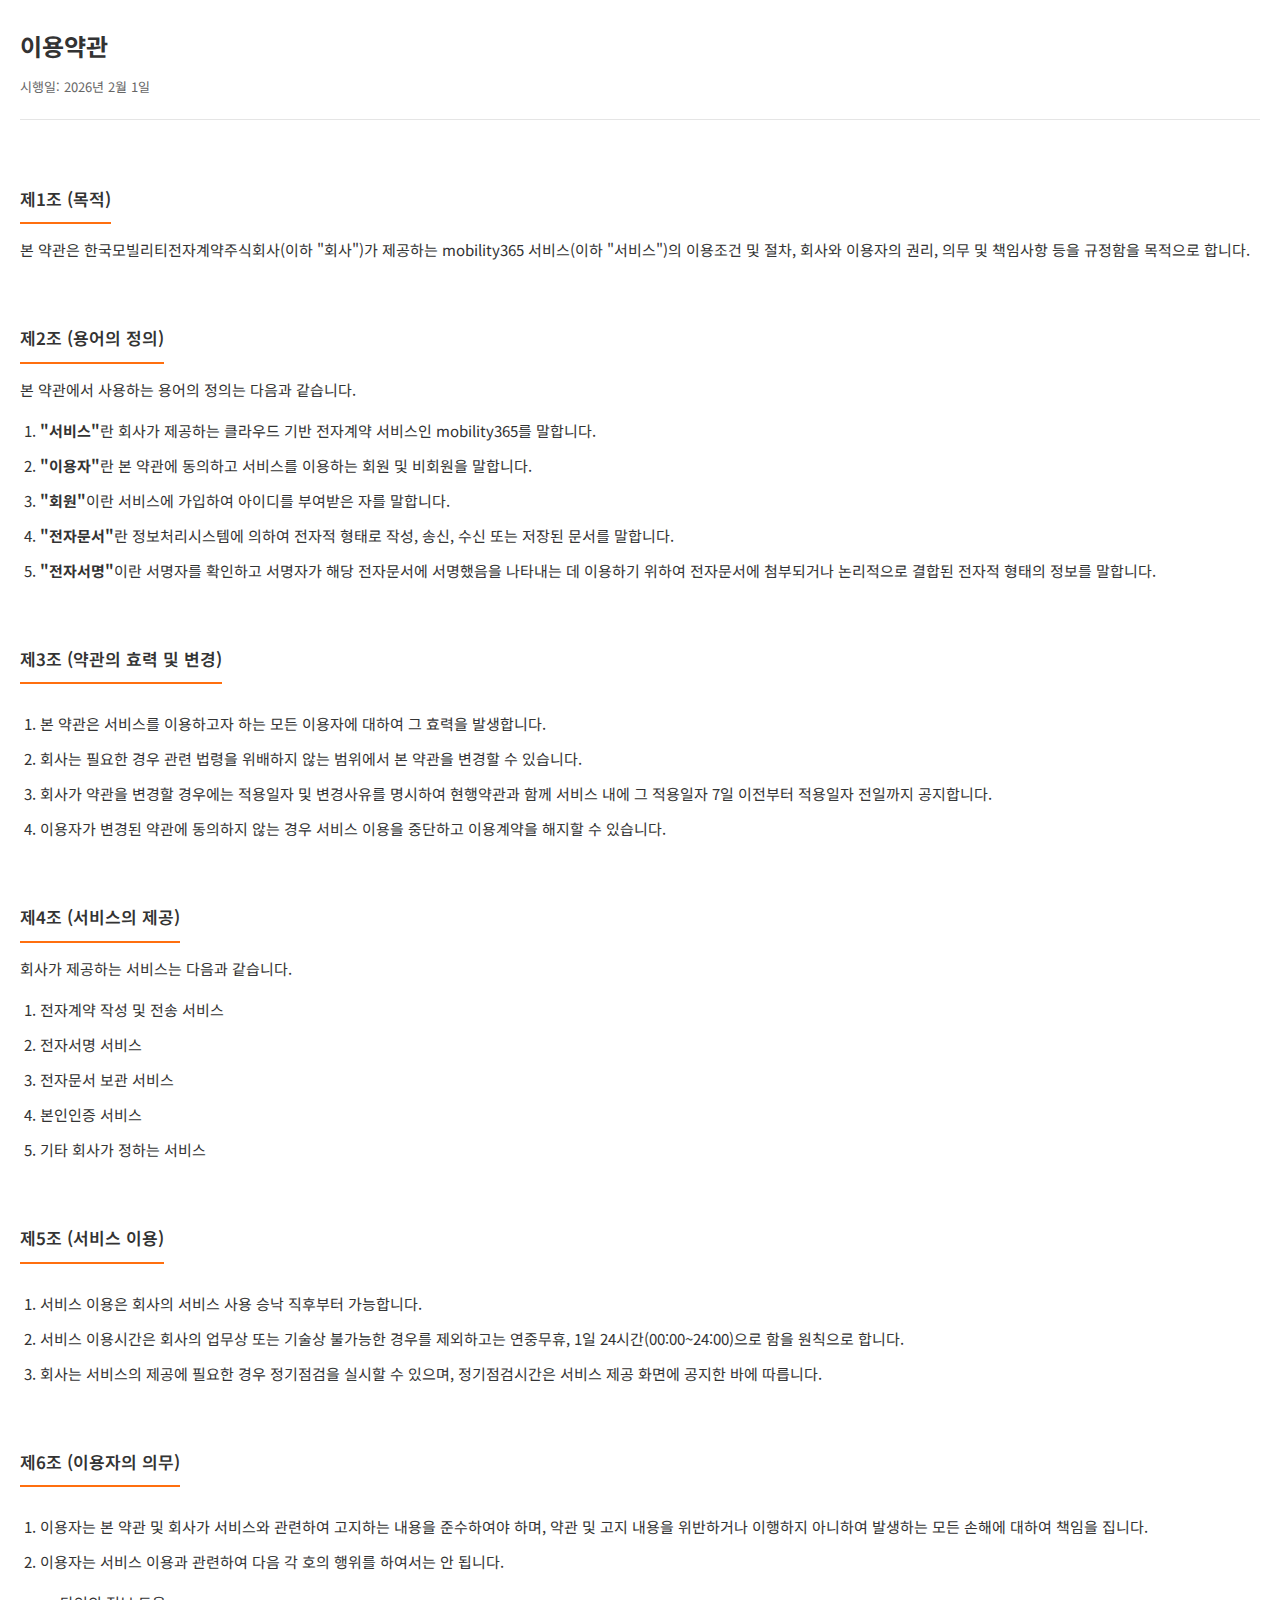
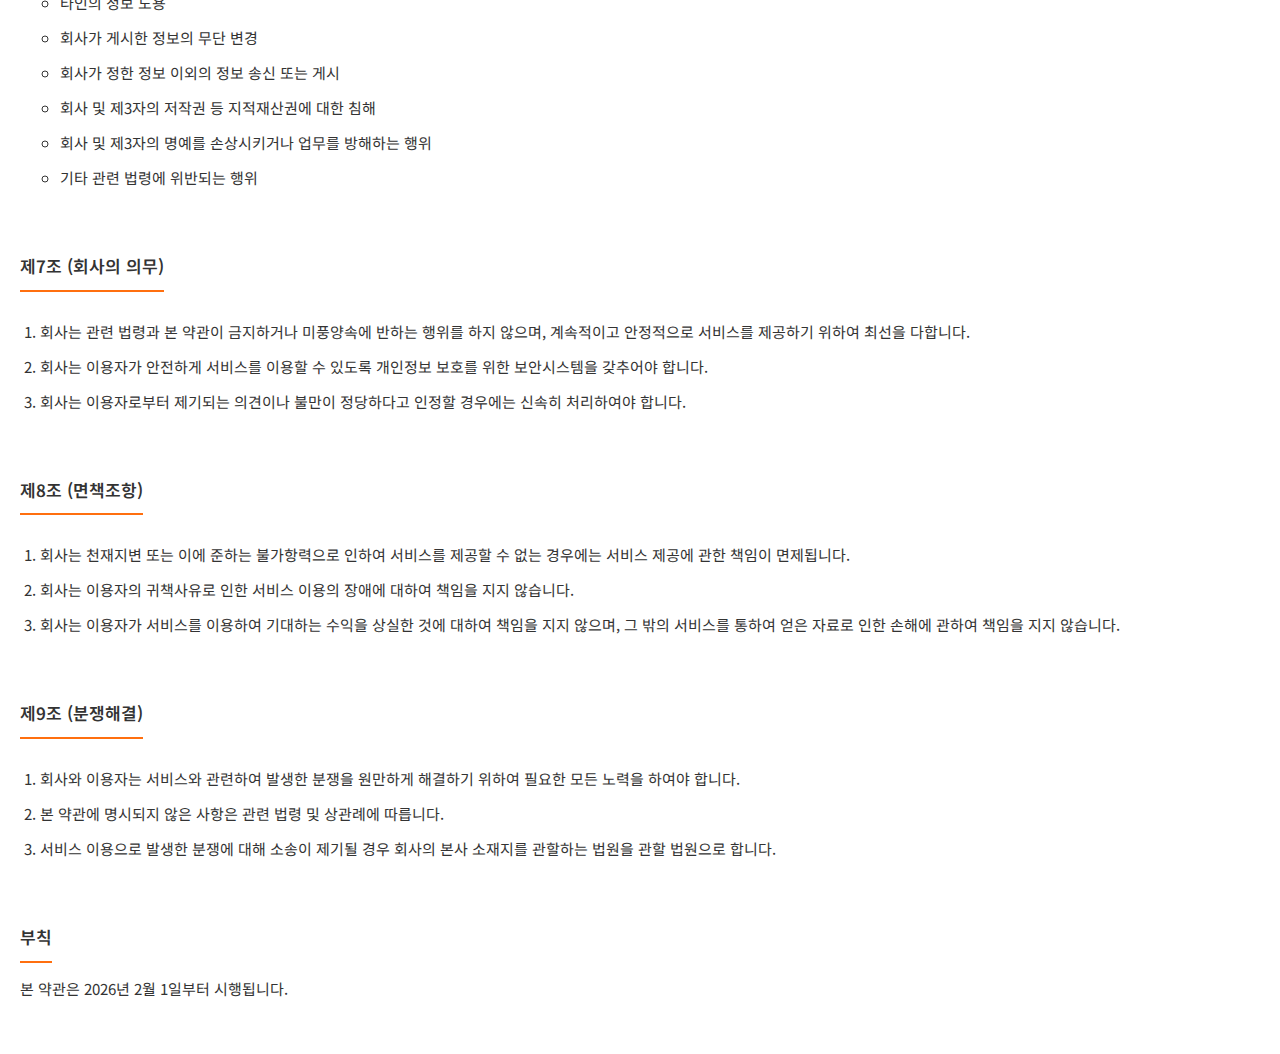
<file: app/terms.html>
<!DOCTYPE html>
<html lang="ko">
<head>
    <meta charset="UTF-8">
    <meta name="viewport" content="width=device-width, initial-scale=1.0, maximum-scale=1.0, user-scalable=no">
    <title>이용약관 | mobility365</title>
    <link rel="stylesheet" href="css/style.css">
    <link href="https://fonts.googleapis.com/css2?family=Noto+Sans+KR:wght@300;400;500;600;700&display=swap" rel="stylesheet">
</head>
<body>
    <div class="legal-header">
        <h1>이용약관</h1>
        <p>시행일: 2026년 2월 1일</p>
    </div>
    <div class="legal-content">
        <div class="article">
            <h2>제1조 (목적)</h2>
            <p>본 약관은 한국모빌리티전자계약주식회사(이하 "회사")가 제공하는 mobility365 서비스(이하 "서비스")의 이용조건 및 절차, 회사와 이용자의 권리, 의무 및 책임사항 등을 규정함을 목적으로 합니다.</p>
        </div>

        <div class="article">
            <h2>제2조 (용어의 정의)</h2>
            <p>본 약관에서 사용하는 용어의 정의는 다음과 같습니다.</p>
            <ol>
                <li><strong>"서비스"</strong>란 회사가 제공하는 클라우드 기반 전자계약 서비스인 mobility365를 말합니다.</li>
                <li><strong>"이용자"</strong>란 본 약관에 동의하고 서비스를 이용하는 회원 및 비회원을 말합니다.</li>
                <li><strong>"회원"</strong>이란 서비스에 가입하여 아이디를 부여받은 자를 말합니다.</li>
                <li><strong>"전자문서"</strong>란 정보처리시스템에 의하여 전자적 형태로 작성, 송신, 수신 또는 저장된 문서를 말합니다.</li>
                <li><strong>"전자서명"</strong>이란 서명자를 확인하고 서명자가 해당 전자문서에 서명했음을 나타내는 데 이용하기 위하여 전자문서에 첨부되거나 논리적으로 결합된 전자적 형태의 정보를 말합니다.</li>
            </ol>
        </div>

        <div class="article">
            <h2>제3조 (약관의 효력 및 변경)</h2>
            <ol>
                <li>본 약관은 서비스를 이용하고자 하는 모든 이용자에 대하여 그 효력을 발생합니다.</li>
                <li>회사는 필요한 경우 관련 법령을 위배하지 않는 범위에서 본 약관을 변경할 수 있습니다.</li>
                <li>회사가 약관을 변경할 경우에는 적용일자 및 변경사유를 명시하여 현행약관과 함께 서비스 내에 그 적용일자 7일 이전부터 적용일자 전일까지 공지합니다.</li>
                <li>이용자가 변경된 약관에 동의하지 않는 경우 서비스 이용을 중단하고 이용계약을 해지할 수 있습니다.</li>
            </ol>
        </div>

        <div class="article">
            <h2>제4조 (서비스의 제공)</h2>
            <p>회사가 제공하는 서비스는 다음과 같습니다.</p>
            <ol>
                <li>전자계약 작성 및 전송 서비스</li>
                <li>전자서명 서비스</li>
                <li>전자문서 보관 서비스</li>
                <li>본인인증 서비스</li>
                <li>기타 회사가 정하는 서비스</li>
            </ol>
        </div>

        <div class="article">
            <h2>제5조 (서비스 이용)</h2>
            <ol>
                <li>서비스 이용은 회사의 서비스 사용 승낙 직후부터 가능합니다.</li>
                <li>서비스 이용시간은 회사의 업무상 또는 기술상 불가능한 경우를 제외하고는 연중무휴, 1일 24시간(00:00~24:00)으로 함을 원칙으로 합니다.</li>
                <li>회사는 서비스의 제공에 필요한 경우 정기점검을 실시할 수 있으며, 정기점검시간은 서비스 제공 화면에 공지한 바에 따릅니다.</li>
            </ol>
        </div>

        <div class="article">
            <h2>제6조 (이용자의 의무)</h2>
            <ol>
                <li>이용자는 본 약관 및 회사가 서비스와 관련하여 고지하는 내용을 준수하여야 하며, 약관 및 고지 내용을 위반하거나 이행하지 아니하여 발생하는 모든 손해에 대하여 책임을 집니다.</li>
                <li>이용자는 서비스 이용과 관련하여 다음 각 호의 행위를 하여서는 안 됩니다.
                    <ul>
                        <li>타인의 정보 도용</li>
                        <li>회사가 게시한 정보의 무단 변경</li>
                        <li>회사가 정한 정보 이외의 정보 송신 또는 게시</li>
                        <li>회사 및 제3자의 저작권 등 지적재산권에 대한 침해</li>
                        <li>회사 및 제3자의 명예를 손상시키거나 업무를 방해하는 행위</li>
                        <li>기타 관련 법령에 위반되는 행위</li>
                    </ul>
                </li>
            </ol>
        </div>

        <div class="article">
            <h2>제7조 (회사의 의무)</h2>
            <ol>
                <li>회사는 관련 법령과 본 약관이 금지하거나 미풍양속에 반하는 행위를 하지 않으며, 계속적이고 안정적으로 서비스를 제공하기 위하여 최선을 다합니다.</li>
                <li>회사는 이용자가 안전하게 서비스를 이용할 수 있도록 개인정보 보호를 위한 보안시스템을 갖추어야 합니다.</li>
                <li>회사는 이용자로부터 제기되는 의견이나 불만이 정당하다고 인정할 경우에는 신속히 처리하여야 합니다.</li>
            </ol>
        </div>

        <div class="article">
            <h2>제8조 (면책조항)</h2>
            <ol>
                <li>회사는 천재지변 또는 이에 준하는 불가항력으로 인하여 서비스를 제공할 수 없는 경우에는 서비스 제공에 관한 책임이 면제됩니다.</li>
                <li>회사는 이용자의 귀책사유로 인한 서비스 이용의 장애에 대하여 책임을 지지 않습니다.</li>
                <li>회사는 이용자가 서비스를 이용하여 기대하는 수익을 상실한 것에 대하여 책임을 지지 않으며, 그 밖의 서비스를 통하여 얻은 자료로 인한 손해에 관하여 책임을 지지 않습니다.</li>
            </ol>
        </div>

        <div class="article">
            <h2>제9조 (분쟁해결)</h2>
            <ol>
                <li>회사와 이용자는 서비스와 관련하여 발생한 분쟁을 원만하게 해결하기 위하여 필요한 모든 노력을 하여야 합니다.</li>
                <li>본 약관에 명시되지 않은 사항은 관련 법령 및 상관례에 따릅니다.</li>
                <li>서비스 이용으로 발생한 분쟁에 대해 소송이 제기될 경우 회사의 본사 소재지를 관할하는 법원을 관할 법원으로 합니다.</li>
            </ol>
        </div>

        <div class="article">
            <h2>부칙</h2>
            <p>본 약관은 2026년 2월 1일부터 시행됩니다.</p>
        </div>
    </div>
</body>
</html>
</file>
<file: css/legal.css>
/* Legal Pages - Style */

.legal-page {
    padding: 120px 0 80px;
    min-height: 100vh;
}

.legal-header {
    margin-bottom: 48px;
    padding-bottom: 32px;
    border-bottom: 1px solid var(--border);
}

.legal-header h1 {
    font-size: 36px;
    font-weight: 700;
    color: var(--text-dark);
    margin-bottom: 12px;
}

.legal-header p {
    color: var(--text-light);
    font-size: 14px;
}

.legal-content {
    line-height: 1.9;
    color: var(--text);
}

.legal-content h2 {
    font-size: 20px;
    font-weight: 600;
    color: var(--text-dark);
    margin: 40px 0 16px;
    padding-bottom: 12px;
    border-bottom: 2px solid var(--primary);
    display: inline-block;
}

.legal-content h3 {
    font-size: 17px;
    font-weight: 600;
    color: var(--text-dark);
    margin: 28px 0 12px;
}

.legal-content p {
    margin-bottom: 16px;
}

.legal-content ul,
.legal-content ol {
    margin: 16px 0;
    padding-left: 24px;
}

.legal-content li {
    margin-bottom: 8px;
}

.legal-content .article {
    margin-bottom: 32px;
}

.legal-content strong {
    color: var(--text-dark);
}

/* Table */
.legal-content table {
    width: 100%;
    border-collapse: collapse;
    margin: 20px 0;
}

.legal-content table th,
.legal-content table td {
    border: 1px solid var(--border);
    padding: 12px 16px;
    text-align: left;
    font-size: 14px;
}

.legal-content table th {
    background: var(--bg-light);
    font-weight: 600;
    color: var(--text-dark);
    white-space: nowrap;
}

/* Intro Box */
.intro-box {
    background: var(--bg-light);
    padding: 24px;
    border-radius: var(--radius-sm);
    margin-bottom: 32px;
    border-left: 4px solid var(--primary);
}

.intro-box p {
    margin-bottom: 0;
}

/* Back Link */
.back-link {
    display: inline-flex;
    align-items: center;
    gap: 8px;
    color: var(--primary);
    font-weight: 500;
    margin-top: 48px;
    transition: var(--transition);
}

.back-link:hover {
    gap: 12px;
}

.back-link svg {
    width: 20px;
    height: 20px;
}

/* Responsive */
@media (max-width: 768px) {
    .legal-page {
        padding: 100px 0 60px;
    }
    
    .legal-header h1 {
        font-size: 28px;
    }
    
    .legal-content h2 {
        font-size: 18px;
    }
    
    .legal-content table th,
    .legal-content table td {
        padding: 10px 12px;
        font-size: 13px;
    }
}
</file>
<file: app/css/style.css>
/* App Legal Pages - Style */
:root {
    --primary: #FF6F0F;
    --text-dark: #333333;
    --text: #333333;
    --text-light: #666;
    --bg-light: #f8f9fa;
    --border: #e5e5e5;
}

* {
    margin: 0;
    padding: 0;
    box-sizing: border-box;
}

body {
    font-family: 'Noto Sans KR', -apple-system, BlinkMacSystemFont, sans-serif;
    font-size: 15px;
    line-height: 1.8;
    color: var(--text);
    background-color: #fff;
    padding: 24px 20px;
    -webkit-font-smoothing: antialiased;
}

/* Header */
.legal-header {
    margin-bottom: 32px;
    padding-bottom: 20px;
    border-bottom: 1px solid var(--border);
}

.legal-header h1 {
    font-size: 24px;
    font-weight: 700;
    color: var(--text-dark);
    margin-bottom: 8px;
}

.legal-header p {
    color: var(--text-light);
    font-size: 13px;
}

/* Content */
.legal-content h2 {
    font-size: 17px;
    font-weight: 600;
    color: var(--text-dark);
    margin: 32px 0 12px;
    padding-bottom: 8px;
    border-bottom: 2px solid var(--primary);
    display: inline-block;
}

.legal-content h3 {
    font-size: 15px;
    font-weight: 600;
    color: var(--text-dark);
    margin: 20px 0 10px;
}

.legal-content p {
    margin-bottom: 14px;
}

.legal-content ul,
.legal-content ol {
    margin: 14px 0;
    padding-left: 20px;
}

.legal-content li {
    margin-bottom: 8px;
}

.legal-content .article {
    margin-bottom: 28px;
}

.legal-content strong {
    color: var(--text-dark);
}

/* Table */
.legal-content table {
    width: 100%;
    border-collapse: collapse;
    margin: 16px 0;
    font-size: 13px;
}

.legal-content table th,
.legal-content table td {
    border: 1px solid var(--border);
    padding: 10px 12px;
    text-align: left;
}

.legal-content table th {
    background: var(--bg-light);
    font-weight: 600;
    color: var(--text-dark);
    white-space: nowrap;
}

/* Intro Box (for consent page) */
.intro-box {
    background: var(--bg-light);
    padding: 20px;
    border-radius: 8px;
    margin-bottom: 28px;
    border-left: 4px solid var(--primary);
}

.intro-box p {
    margin-bottom: 0;
}
</file>
<file: css/style.css>
/* Reset & Base */
* {
    margin: 0;
    padding: 0;
    box-sizing: border-box;
}

:root {
    --primary: #FF6F0F;
    --primary-dark: #E65A00;
    --primary-light: rgba(255, 111, 15, 0.1);
    --gradient: linear-gradient(135deg, #FF6F0F 0%, #FF9F4A 100%);
    --text-dark: #333333;
    --text: #333333;
    --text-light: #666;
    --text-muted: #999;
    --bg-white: #ffffff;
    --bg-light: #f8f9fa;
    --bg-dark: #333333;
    --border: #e5e5e5;
    --border-light: #f0f0f0;
    --shadow-sm: 0 2px 8px rgba(0, 0, 0, 0.04);
    --shadow: 0 4px 24px rgba(0, 0, 0, 0.08);
    --shadow-lg: 0 12px 48px rgba(0, 0, 0, 0.12);
    --shadow-primary: 0 8px 32px rgba(255, 111, 15, 0.25);
    --radius: 16px;
    --radius-sm: 8px;
    --radius-lg: 24px;
    --transition: all 0.3s cubic-bezier(0.4, 0, 0.2, 1);
    --transition-slow: all 0.5s cubic-bezier(0.4, 0, 0.2, 1);
}

html {
    scroll-behavior: smooth;
}

body {
    font-family: 'Noto Sans KR', -apple-system, BlinkMacSystemFont, sans-serif;
    font-size: 16px;
    line-height: 1.7;
    color: var(--text);
    background-color: var(--bg-white);
    overflow-x: hidden;
}

.container {
    max-width: 1280px;
    margin: 0 auto;
    padding: 0 40px;
}

a {
    color: inherit;
    text-decoration: none;
    transition: var(--transition);
}

ul {
    list-style: none;
}

/* Header */
.header {
    position: fixed;
    top: 0;
    left: 0;
    right: 0;
    background: rgba(255, 255, 255, 0.95);
    backdrop-filter: blur(20px);
    z-index: 1000;
    border-bottom: 1px solid var(--border-light);
}

.header .container {
    display: flex;
    align-items: center;
    justify-content: space-between;
    height: 80px;
}

.logo img {
    height: 36px;
    width: auto;
}

.nav ul {
    display: flex;
    align-items: center;
    gap: 48px;
}

.nav a {
    font-size: 15px;
    font-weight: 500;
    color: var(--text);
    position: relative;
    padding: 8px 0;
}

.nav a::after {
    content: '';
    position: absolute;
    bottom: 0;
    left: 0;
    width: 0;
    height: 2px;
    background: var(--gradient);
    transition: var(--transition);
}

.nav a:hover {
    color: var(--primary);
}

.nav a:hover::after {
    width: 100%;
}

.nav-contact {
    background: var(--gradient);
    color: white !important;
    padding: 10px 24px !important;
    border-radius: 50px;
}

.nav-contact::after {
    display: none;
}

.nav-contact:hover {
    color: white !important;
    transform: translateY(-2px);
    box-shadow: var(--shadow-primary);
}

.mobile-menu-btn {
    display: none;
    flex-direction: column;
    gap: 6px;
    background: none;
    border: none;
    cursor: pointer;
    padding: 8px;
}

.mobile-menu-btn span {
    width: 24px;
    height: 2px;
    background: var(--text);
    transition: var(--transition);
    border-radius: 2px;
}

/* Hero Section */
.hero {
    position: relative;
    min-height: 100vh;
    display: flex;
    align-items: center;
    justify-content: center;
    padding: 100px 0 80px;
    background: #fff;
    overflow: hidden;
}

.hero-bg {
    position: absolute;
    top: 0; left: 0; right: 0; bottom: 0;
    background: linear-gradient(150deg, #fff 0%, #fff 55%, #fdf4ef 100%);
    pointer-events: none;
}

.hero .container {
    position: relative;
    z-index: 1;
    display: flex;
    flex-direction: column;
    align-items: center;
    width: 100%;
}

/* 메인 비주얼 이미지 */
.hero-visual {
    width: 100%;
    max-width: 520px;
    margin: 0 auto 28px;
    text-align: center;
}

.hero-main-img {
    width: 100%;
    height: auto;
    display: block;
    margin: 0 auto;
}

/* 버튼 */
.hero-buttons {
    display: flex;
    gap: 16px;
    justify-content: center;
    margin-bottom: 60px;
}

.btn-primary {
    display: inline-flex;
    align-items: center;
    gap: 12px;
    padding: 16px 32px;
    background: var(--gradient);
    color: white;
    font-size: 15px;
    font-weight: 600;
    border-radius: 50px;
    transition: var(--transition);
}

.btn-primary svg {
    width: 20px;
    height: 20px;
    transition: var(--transition);
}

.btn-primary:hover {
    transform: translateY(-3px);
    box-shadow: var(--shadow-primary);
    color: white;
}

.btn-primary:hover svg {
    transform: translateX(4px);
}

.btn-secondary {
    display: inline-flex;
    align-items: center;
    padding: 16px 32px;
    background: transparent;
    color: var(--text);
    font-size: 15px;
    font-weight: 600;
    border-radius: 50px;
    border: 2px solid var(--border);
    transition: var(--transition);
}

.btn-secondary:hover {
    border-color: var(--primary);
    color: var(--primary);
    transform: translateY(-3px);
}

.hero-stats {
    display: flex;
    gap: 60px;
    justify-content: center;
}

.stat-item {
    text-align: center;
}

.stat-number {
    display: block;
    font-size: 48px;
    font-weight: 800;
    color: var(--primary);
    line-height: 1;
    margin-bottom: 8px;
}

.stat-label {
    font-size: 14px;
    color: var(--text-light);
    text-transform: uppercase;
    letter-spacing: 1px;
}

.scroll-indicator {
    position: absolute;
    bottom: 40px;
    left: 50%;
    transform: translateX(-50%);
    display: flex;
    flex-direction: column;
    align-items: center;
    gap: 8px;
}

.scroll-indicator span {
    font-size: 12px;
    color: var(--text-muted);
    text-transform: uppercase;
    letter-spacing: 2px;
}

.scroll-line {
    width: 1px;
    height: 40px;
    background: linear-gradient(180deg, var(--primary) 0%, transparent 100%);
    animation: scrollLine 2s ease-in-out infinite;
}

@keyframes scrollLine {
    0%, 100% { opacity: 0.3; transform: scaleY(0.5); }
    50% { opacity: 1; transform: scaleY(1); }
}

/* Section Common */
.section {
    padding: 120px 0;
}

.section-header {
    margin-bottom: 60px;
}

.section-header.center {
    text-align: center;
}

.section-label {
    display: inline-block;
    font-size: 13px;
    font-weight: 600;
    color: var(--primary);
    text-transform: uppercase;
    letter-spacing: 2px;
    margin-bottom: 12px;
}

.section-title {
    font-size: 42px;
    font-weight: 700;
    color: var(--text-dark);
    margin-bottom: 16px;
    letter-spacing: -0.5px;
}

.section-desc {
    font-size: 17px;
    color: var(--text-light);
    max-width: 500px;
}

.section-header.center .section-desc {
    margin: 0 auto;
}

/* About Section */
.about {
    background: var(--bg-white);
}

.about-content {
    display: grid;
    grid-template-columns: 1fr 1fr;
    gap: 60px;
    align-items: start;
}

.about-card {
    position: relative;
    background: var(--bg-light);
    padding: 36px;
    border-radius: var(--radius-lg);
    overflow: hidden;
}

.about-card-accent {
    position: absolute;
    top: 0;
    left: 0;
    width: 4px;
    height: 100%;
    background: var(--gradient);
}

.about-card .highlight {
    font-size: 18px;
    font-weight: 500;
    line-height: 1.8;
    color: var(--text);
    margin-bottom: 24px;
    
}


.about-card .desc {
    font-size: 15px;
    line-height: 1.8;
    color: var(--text-light);
}

.info-card {
    background: var(--bg-white);
    border: 1px solid var(--border);
    border-radius: var(--radius-lg);
    padding: 40px;
}

.info-card h3 {
    display: flex;
    align-items: center;
    gap: 12px;
    font-size: 18px;
    font-weight: 600;
    margin-bottom: 32px;
    color: var(--text-dark);
}

.info-icon {
    display: flex;
    align-items: center;
    justify-content: center;
    width: 40px;
    height: 40px;
    background: var(--primary-light);
    border-radius: 10px;
}

.info-icon svg {
    width: 20px;
    height: 20px;
    stroke: var(--primary);
}

.info-card table {
    width: 100%;
    border-collapse: collapse;
}

.info-card th,
.info-card td {
    padding: 14px 0;
    border-bottom: 1px solid var(--border-light);
    text-align: left;
    vertical-align: top;
}

.info-card tr:last-child th,
.info-card tr:last-child td {
    border-bottom: none;
}

.info-card th {
    width: 80px;
    font-weight: 500;
    color: var(--text-muted);
    font-size: 13px;
}

.info-card td {
    color: var(--text);
    font-size: 14px;
}

.info-card td a {
    color: var(--primary);
}

.info-card td a:hover {
    text-decoration: underline;
}

/* Business Section */
.business {
    background: var(--bg-light);
}

.business-grid {
    display: grid;
    grid-template-columns: repeat(3, 1fr);
    gap: 24px;
}

.business-card {
    position: relative;
    background: var(--bg-white);
    padding: 40px 32px;
    border-radius: var(--radius);
    transition: var(--transition);
    text-align: center;
    border: 1px solid transparent;
    overflow: hidden;
}

.business-card::before {
    content: '';
    position: absolute;
    top: 0;
    left: 0;
    right: 0;
    height: 3px;
    background: var(--gradient);
    transform: scaleX(0);
    transition: var(--transition);
}

.business-card:hover {
    transform: translateY(-8px);
    box-shadow: var(--shadow-lg);
    border-color: var(--border-light);
}

.business-card:hover::before {
    transform: scaleX(1);
}

.card-number {
    position: absolute;
    top: 20px;
    right: 24px;
    font-size: 48px;
    font-weight: 800;
    color: var(--bg-light);
    line-height: 1;
    transition: var(--transition);
}

.business-card:hover .card-number {
    color: var(--primary-light);
}

.business-icon {
    width: 48px;
    height: 48px;
    margin: 0 auto 20px;
    display: flex;
    align-items: center;
    justify-content: center;
    background: var(--primary-light);
    border-radius: 12px;
    transition: var(--transition);
}

.business-card:hover .business-icon {
    background: var(--gradient);
}

.business-icon svg {
    width: 24px;
    height: 24px;
    stroke: var(--primary);
    transition: var(--transition);
}

.business-card:hover .business-icon svg {
    stroke: white;
}

.business-card h3 {
    font-size: 17px;
    font-weight: 600;
    margin-bottom: 20px;
    color: var(--text-dark);
}

.business-card ul {
    text-align: center;
}

.business-card ul li {
    padding: 6px 0;
    font-size: 14px;
    color: var(--text-light);
}

/* Profile Section */
.profile {
    background: var(--bg-white);
}

.profile-grid {
    display: grid;
    grid-template-columns: repeat(1, 1fr);
    gap: 32px;
}

.profile-card {
    background: var(--bg-white);
    border-radius: var(--radius-lg);
    overflow: hidden;
    border: 1px solid var(--border);
    transition: var(--transition);
}

.profile-card:hover {
    box-shadow: var(--shadow);
}

.profile-card.primary {
    border-color: var(--primary);
}

.profile-header {
    padding: 32px;
    background: var(--bg-light);
    border-bottom: 1px solid var(--border-light);
}

.profile-card.primary .profile-header {
    background: linear-gradient(135deg, var(--primary-light) 0%, rgba(255, 71, 87, 0.05) 100%);
}

.profile-badge {
    display: inline-block;
    padding: 6px 14px;
    background: var(--bg-white);
    border: 1px solid var(--border);
    border-radius: 50px;
    font-size: 12px;
    font-weight: 600;
    color: var(--text-light);
    margin-bottom: 16px;
}

.profile-badge.primary {
    background: var(--primary);
    border-color: var(--primary);
    color: white;
}

.profile-title h3 {
    font-size: 20px;
    font-weight: 700;
    color: var(--text-dark);
    margin-bottom: 8px;
    text-align: center;
}

.ceo-info {
    /* display: flex;
    align-items: center;
    gap: 8px; */
    text-align: center;
}

.ceo-label {
    font-size: 11px;
    font-weight: 600;
    color: var(--primary);
    text-transform: uppercase;
    letter-spacing: 1px;
}

.ceo-name {
    font-size: 15px;
    font-weight: 500;
    color: var(--text);
}

.profile-body {
    padding: 24px;
}

.career-section {
    margin-bottom: 24px;
}

.career-section:last-child {
    margin-bottom: 0;
}

.career-section h4 {
    display: flex;
    align-items: center;
    gap: 10px;
    font-size: 13px;
    font-weight: 600;
    color: var(--text-dark);
    margin-bottom: 16px;
    text-transform: uppercase;
    letter-spacing: 1px;
}

.career-icon {
    width: 8px;
    height: 8px;
    background: var(--primary);
    border-radius: 50%;
}

.career-section ul li {
    display: flex;
    align-items: flex-start;
    gap: 12px;
    padding: 10px 0;
    font-size: 14px;
    color: var(--text);
    /* border-bottom: 1px solid var(--border-light); */
}


/* 연도 그룹 구분선 */
.career-section ul li.year-group {
    border-top: 1px solid var(--border-light);
    margin-top: 16px;
    padding-top: 16px;
}

.career-section ul li:last-child {
    border-bottom: none;
}
/* 
.career-section .year {
    font-weight: 600;
    color: var(--primary);
    font-size: 13px;
    min-width: 60px;
    flex-shrink: 0;

} */


.career-section .yearbk {
    font-weight: 600;
    color: var(--primary);
    font-size: 13px;
    min-width: 50px;
    margin-left: 10px;
    flex-shrink: 0;
    text-align: left;  
} 

.career-section .year {
    font-weight: 600;
    color: var(--primary);
    font-size: 13px;
    min-width: 40px;
    flex-shrink: 0;
    display: inline-block;   
    text-align: right;  

}

.career-section .yearmm {
    font-weight: 600;
    color: var(--primary);
    font-size: 13px;
    min-width: 60px;
    flex-shrink: 0;
    display: inline-block;   
    text-align: right;       
}


.career-text {
    color: var(--text-light);
}

.position-list li {
    padding: 8px 0;
    padding-left: 20px;
    position: relative;
}

.position-list li::before {
    content: '';
    position: absolute;
    left: 0;
    top: 50%;
    transform: translateY(-50%);
    width: 6px;
    height: 6px;
    background: var(--primary-light);
    border-radius: 50%;
}

/* Partners Section */
.partners {
    background: var(--bg-light);
}

.partners-grid {
    display: grid;
    grid-template-columns: repeat(3, 1fr);
    gap: 24px;
}

.partner-card {
    background: var(--bg-white);
    padding: 28px 20px 24px;
    border-radius: var(--radius);
    text-align: center;
    transition: var(--transition);
    border: 1px solid var(--border-light);
}

.partner-card:hover {
    transform: translateY(-4px);
    box-shadow: var(--shadow);
    border-color: var(--border-light);
}

/* Partner Logo Styles */
.partner-logo {
    height: 50px;
    margin-bottom: 16px;
    display: flex;
    align-items: center;
    justify-content: center;
}

.partner-logo img {
    max-height: 40px;
    max-width: 160px;
    width: auto;
    object-fit: contain;
}

.partner-category {
    display: inline-block;
    padding: 4px 12px;
    background: var(--bg-light);
    border-radius: 50px;
    font-size: 12px;
    font-weight: 600;
    color: var(--primary);
    margin-bottom: 10px;
}

.partner-card h4 {
    font-size: 18px;
    font-weight: 600;
    color: var(--text-dark);
}

.partner-card p {
    font-size: 13px;
    color: var(--text-muted);
}

/* Contact Section */
.contact {
    background: var(--bg-white);
}

.contact-wrapper {
    display: grid;
    grid-template-columns: 1fr 1fr;
    gap: 80px;
    align-items: center;
}

.contact-items {
    margin-top: 40px;
}

.contact-item {
    display: flex;
    align-items: flex-start;
    gap: 20px;
    padding: 24px 0;
    border-bottom: 1px solid var(--border-light);
}

.contact-item:last-child {
    border-bottom: none;
}

.contact-icon {
    width: 48px;
    height: 48px;
    display: flex;
    align-items: center;
    justify-content: center;
    background: var(--primary-light);
    border-radius: 12px;
    flex-shrink: 0;
}

.contact-icon svg {
    width: 22px;
    height: 22px;
    stroke: var(--primary);
}

.contact-text h4 {
    font-size: 12px;
    font-weight: 600;
    color: var(--text-muted);
    text-transform: uppercase;
    letter-spacing: 1px;
    margin-bottom: 6px;
}

.contact-text p {
    font-size: 16px;
    color: var(--text);
}

.contact-text a {
    color: var(--text);
}

.contact-text a:hover {
    color: var(--primary);
}

.contact-visual {
    display: flex;
    justify-content: center;
}

.visual-card {
    width: 100%;
    max-width: 400px;
    aspect-ratio: 1;
    background: var(--gradient);
    border-radius: var(--radius-lg);
    display: flex;
    align-items: center;
    justify-content: center;
    position: relative;
    overflow: hidden;
}

.visual-card::before {
    content: '';
    position: absolute;
    top: -50%;
    left: -50%;
    width: 200%;
    height: 200%;
    background: radial-gradient(circle, rgba(255,255,255,0.1) 0%, transparent 60%);
    animation: rotate 20s linear infinite;
}

@keyframes rotate {
    from { transform: rotate(0deg); }
    to { transform: rotate(360deg); }
}

.visual-content {
    position: relative;
    text-align: center;
    color: white;
}

.visual-content img {
    height: 48px;
    filter: brightness(0) invert(1);
    margin-bottom: 16px;
}

.visual-content p {
    font-size: 16px;
    opacity: 0.9;
}

/* Footer */
.footer {
    background: var(--bg-dark);
    color: var(--text-muted);
    padding: 80px 0 40px;
}

.footer-content {
    display: flex;
    justify-content: space-between;
    gap: 60px;
    margin-bottom: 60px;
    padding-bottom: 60px;
    border-bottom: 1px solid rgba(255,255,255,0.1);
}

.footer-brand img {
    height: 32px;
    margin-bottom: 16px;
}

.footer-brand p {
    font-size: 14px;
    color: var(--text-muted);
    max-width: 300px;
}

.footer-links {
    display: flex;
    gap: 80px;
}

.footer-col h4 {
    font-size: 14px;
    font-weight: 600;
    color: white;
    margin-bottom: 20px;
    text-transform: uppercase;
    letter-spacing: 1px;
}

.footer-col ul li {
    margin-bottom: 12px;
}

.footer-col ul li a {
    font-size: 14px;
    color: var(--text-muted);
    transition: var(--transition);
}

.footer-col ul li a:hover {
    color: white;
}

.footer-col ul li:not(:has(a)) {
    font-size: 14px;
}

.footer-bottom {
    display: flex;
    justify-content: space-between;
    align-items: center;
}

.footer-bottom p {
    font-size: 13px;
    color: var(--text-muted);
}

/* Responsive */
@media (max-width: 1024px) {
    .container {
        padding: 0 24px;
    }
    
    .about-content {
        grid-template-columns: 1fr;
        gap: 40px;
    }
    
    .profile-grid {
        grid-template-columns: 1fr;
    }
    
    .business-grid {
        grid-template-columns: repeat(2, 1fr);
    }
    
    .contact-wrapper {
        grid-template-columns: 1fr;
        gap: 60px;
    }
    
    .contact-visual {
        order: -1;
    }
    
    .visual-card {
        max-width: 300px;
        aspect-ratio: 1.2;
    }
}

@media (max-width: 768px) {
    .nav {
        display: none;
        position: absolute;
        top: 80px;
        left: 0;
        right: 0;
        background: var(--bg-white);
        border-bottom: 1px solid var(--border);
        padding: 24px;
    }
    
    .nav.active {
        display: block;
    }
    
    .nav ul {
        flex-direction: column;
        gap: 0;
    }
    
    .nav ul li {
        padding: 16px 0;
        border-bottom: 1px solid var(--border-light);
    }
    
    .nav ul li:last-child {
        border-bottom: none;
        padding-top: 24px;
    }
    
    .nav-contact {
        width: 100%;
        justify-content: center;
    }
    
    .mobile-menu-btn {
        display: flex;
    }
    
    .hero {
        padding: 100px 0 50px;
        min-height: auto;
    }
    
    .hero-visual {
        max-width: 100%;
        margin-bottom: 28px;
        padding: 0 16px;
    }
    
    .hero-buttons {
        flex-direction: column;
        align-items: center;
        margin-bottom: 48px;
    }
    
    .hero-buttons {
        flex-direction: column;
        margin-bottom: 60px;
    }
    
    .hero-stats {
        flex-wrap: wrap;
        gap: 40px;
    }
    
    .stat-number {
        font-size: 36px;
    }
    
    .scroll-indicator {
        display: none;
    }
    
    .section {
        padding: 80px 0;
    }
    
    .section-title {
        font-size: 32px;
    }
    
    .business-grid {
        grid-template-columns: 1fr;
    }
    
    .partners-grid {
        grid-template-columns: repeat(2, 1fr);
    }
    
    .footer-content {
        flex-direction: column;
        gap: 40px;
    }
    
    .footer-links {
        flex-direction: column;
        gap: 40px;
    }
    
    .footer-bottom {
        flex-direction: column;
        gap: 8px;
        text-align: center;
    }
}

@media (max-width: 480px) {
    .partners-grid {
        grid-template-columns: 1fr;
    }
    
    .about-card {
        padding: 32px 24px;
    }
    
    .info-card {
        padding: 24px;
    }
}

/* Animation Classes */
.fade-in {
    opacity: 0;
    transform: translateY(30px);
    transition: var(--transition-slow);
}

.fade-in.visible {
    opacity: 1;
    transform: translateY(0);
}
</file>
